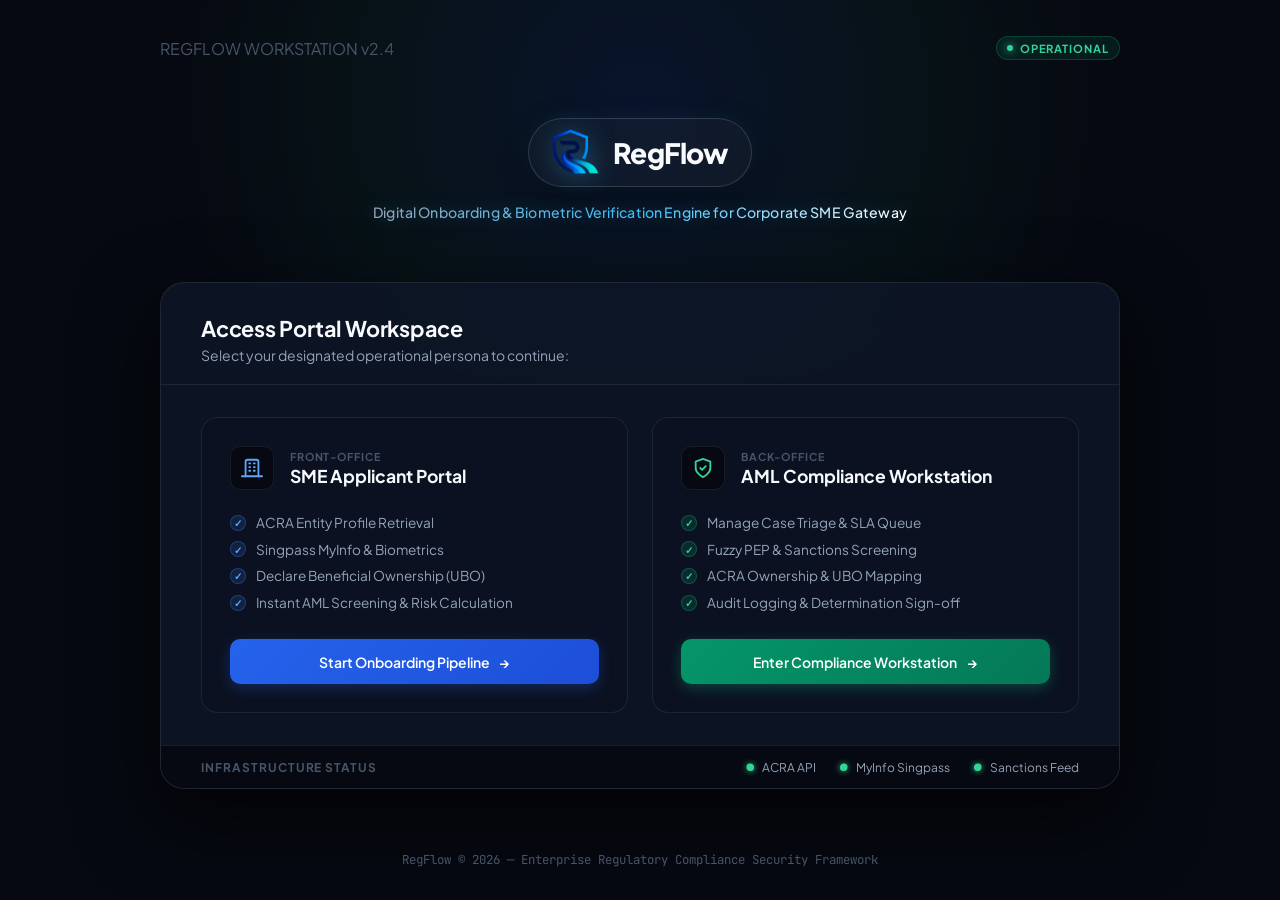
<file: index.html>
<!DOCTYPE html>
<html lang="en">
<head>
  <meta charset="UTF-8" />
  <meta name="viewport" content="width=device-width, initial-scale=1.0" />
  <title>RegFlow</title>

  <!-- FAVICON & TAB LOGO -->
  <link rel="icon" type="image/png" href="logo-only.png" id="dynamic-favicon">

  <link rel="preconnect" href="https://fonts.googleapis.com">
  <link rel="preconnect" href="https://fonts.gstatic.com" crossorigin>
  <link href="https://fonts.googleapis.com/css2?family=Plus+Jakarta+Sans:wght@300;400;500;600;700;800&family=JetBrains+Mono:wght@400;500;600&display=swap" rel="stylesheet">

  <style>
    :root {
      --bg-slate-950: #060911;
      --bg-slate-900: #0b1120;
      --bg-slate-850: #111827;
      --bg-card-glass: rgba(15, 23, 42, 0.75);
      
      --border-subtle: rgba(255, 255, 255, 0.08);
      --border-bright: rgba(255, 255, 255, 0.15);

      --blue-primary: #2563eb;
      --blue-light: #60a5fa;
      --blue-glow: rgba(59, 130, 246, 0.4);

      --emerald-primary: #059669;
      --emerald-light: #34d399;
      --emerald-glow: rgba(16, 185, 129, 0.4);

      --text-main: #f8fafc;
      --text-muted: #94a3b8;
      --text-subtle: #475569;

      --radius-xl: 24px;
      --radius-lg: 16px;
      --radius-md: 10px;

      --easing: cubic-bezier(0.16, 1, 0.3, 1);
    }

    * {
      box-sizing: border-box;
      margin: 0;
      padding: 0;
      font-family: 'Plus Jakarta Sans', -apple-system, BlinkMacSystemFont, sans-serif;
      -webkit-font-smoothing: antialiased;
    }

    body {
      background-color: var(--bg-slate-950);
      color: var(--text-main);
      min-height: 100vh;
      display: flex;
      flex-direction: column;
      justify-content: space-between;
      align-items: center;
      padding: 1.5rem 1.5rem 2rem 1.5rem;
      position: relative;
      overflow-x: hidden;
    }

    /* Ambient Lighting Layer */
    body::before {
      content: "";
      position: absolute;
      top: -200px;
      left: 50%;
      transform: translateX(-50%);
      width: 1000px;
      height: 600px;
      background: radial-gradient(circle, rgba(37, 99, 235, 0.12) 0%, rgba(16, 185, 129, 0.05) 50%, transparent 80%);
      pointer-events: none;
      z-index: 0;
    }

    .mono { font-family: 'JetBrains Mono', monospace; }

    /* Top Navigation Header */
    .top-nav {
      width: 100%;
      max-width: 960px;
      display: flex;
      justify-content: space-between;
      align-items: center;
      padding: 0.75rem 0;
      z-index: 2;
    }

    .env-tag {
      font-size: 0.7rem;
      font-weight: 700;
      letter-spacing: 0.08em;
      color: var(--emerald-light);
      background: rgba(16, 185, 129, 0.1);
      border: 1px solid rgba(16, 185, 129, 0.25);
      padding: 0.25rem 0.65rem;
      border-radius: 20px;
      display: flex;
      align-items: center;
      gap: 0.4rem;
    }

    .env-dot {
      width: 6px;
      height: 6px;
      background: var(--emerald-light);
      border-radius: 50%;
      box-shadow: 0 0 8px var(--emerald-light);
    }

    /* Main Header Area */
    .brand-header {
      z-index: 2;
      text-align: center;
      margin: 1rem 0 2rem 0;
      display: flex;
      flex-direction: column;
      align-items: center;
      width: 100%;
    }

    .logo-frame {
      display: inline-flex;
      align-items: center;
      gap: 0.85rem;
      padding: 0.6rem 1.4rem;
      background: rgba(255, 255, 255, 0.03);
      backdrop-filter: blur(12px);
      border: 1px solid var(--border-bright);
      border-radius: 100px;
      box-shadow: 0 10px 30px rgba(0,0,0,0.4), 0 0 20px rgba(56, 189, 248, 0.1);
      margin-bottom: 1rem;
      transition: all 0.3s var(--easing);
    }

    .logo-frame:hover {
      border-color: rgba(96, 165, 250, 0.4);
      box-shadow: 0 12px 35px rgba(0,0,0,0.5), 0 0 25px rgba(56, 189, 248, 0.2);
    }

    .logo-img {
      height: 48px;
      width: auto;
      filter: drop-shadow(0 0 12px rgba(56, 189, 248, 0.5));
    }

    .brand-title {
      font-size: 1.75rem;
      font-weight: 800;
      letter-spacing: -0.02em;
    }

    /* Subtitle Gradient Animation */
    .brand-subtitle {
      white-space: nowrap;
      max-width: 100%;
      font-size: clamp(0.725rem, 1.1vw, 0.925rem);
      font-weight: 500;
      letter-spacing: 0.01em;
      background: linear-gradient(
        90deg, 
        #94a3b8 0%, 
        #38bdf8 25%, 
        #ffffff 50%, 
        #34d399 75%, 
        #94a3b8 100%
      );
      background-size: 200% auto;
      color: transparent;
      -webkit-background-clip: text;
      background-clip: text;
      animation: liveGradient 6s linear infinite;
      filter: drop-shadow(0 0 8px rgba(56, 189, 248, 0.25));
    }

    @keyframes liveGradient {
      0% { background-position: 0% center; }
      100% { background-position: 200% center; }
    }

    .compliance-pill {
      display: inline-flex;
      align-items: center;
      gap: 0.5rem;
      margin-top: 1rem;
      padding: 0.3rem 0.85rem;
      background: rgba(16, 185, 129, 0.08);
      border: 1px solid rgba(16, 185, 129, 0.2);
      border-radius: 20px;
      color: var(--emerald-light);
      font-size: 0.725rem;
      font-weight: 600;
      letter-spacing: 0.05em;
    }

    /* Main Access Portal Window */
    .portal-card {
      z-index: 2;
      width: 100%;
      max-width: 960px;
      background: var(--bg-card-glass);
      backdrop-filter: blur(24px);
      border: 1px solid var(--border-subtle);
      border-radius: var(--radius-xl);
      box-shadow: 0 30px 80px rgba(0, 0, 0, 0.7);
      overflow: hidden;
    }

    .portal-header {
      padding: 2rem 2.5rem 1.25rem 2.5rem;
      border-bottom: 1px solid var(--border-subtle);
    }

    .portal-title {
      font-size: 1.35rem;
      font-weight: 700;
      letter-spacing: -0.01em;
    }

    .portal-desc {
      color: var(--text-muted);
      font-size: 0.875rem;
      margin-top: 0.25rem;
    }

    .options-grid {
      display: grid;
      grid-template-columns: 1fr 1fr;
      gap: 1.5rem;
      padding: 2rem 2.5rem;
    }

    .role-tile {
      background: var(--bg-slate-900);
      border: 1px solid var(--border-subtle);
      border-radius: var(--radius-lg);
      padding: 1.75rem;
      display: flex;
      flex-direction: column;
      justify-content: space-between;
      cursor: pointer;
      transition: all 0.3s var(--easing);
      position: relative;
    }

    .role-tile:hover {
      transform: translateY(-4px);
      background: var(--bg-slate-850);
    }

    .role-tile.sme:hover {
      border-color: rgba(59, 130, 246, 0.4);
      box-shadow: 0 12px 30px rgba(0, 0, 0, 0.5), 0 0 20px var(--blue-glow);
    }

    .role-tile.analyst:hover {
      border-color: rgba(16, 185, 129, 0.4);
      box-shadow: 0 12px 30px rgba(0, 0, 0, 0.5), 0 0 20px var(--emerald-glow);
    }

    .tile-header {
      display: flex;
      align-items: center;
      gap: 1rem;
      margin-bottom: 1.5rem;
    }

    .icon-box {
      width: 44px;
      height: 44px;
      border-radius: var(--radius-md);
      display: flex;
      align-items: center;
      justify-content: center;
      background: var(--bg-slate-950);
      border: 1px solid var(--border-subtle);
      flex-shrink: 0;
    }

    .sme .icon-box { stroke: var(--blue-light); }
    .analyst .icon-box { stroke: var(--emerald-light); }

    .role-meta span {
      font-size: 0.675rem;
      text-transform: uppercase;
      letter-spacing: 0.08em;
      font-weight: 700;
      color: var(--text-subtle);
      display: block;
    }

    .role-meta h3 {
      font-size: 1.1rem;
      font-weight: 700;
      margin-top: 0.15rem;
    }

    .feature-list {
      list-style: none;
      margin-bottom: 1.75rem;
    }

    .feature-list li {
      font-size: 0.85rem;
      color: var(--text-muted);
      margin-bottom: 0.6rem;
      display: flex;
      align-items: center;
      gap: 0.6rem;
    }

    .check-icon {
      width: 16px;
      height: 16px;
      border-radius: 50%;
      display: inline-flex;
      align-items: center;
      justify-content: center;
      font-size: 0.65rem;
      font-weight: bold;
      flex-shrink: 0;
    }

    .sme .check-icon {
      background: rgba(59, 130, 246, 0.15);
      color: var(--blue-light);
      border: 1px solid rgba(59, 130, 246, 0.3);
    }

    .analyst .check-icon {
      background: rgba(16, 185, 129, 0.15);
      color: var(--emerald-light);
      border: 1px solid rgba(16, 185, 129, 0.3);
    }

    /* --- BUTTONS: HOVER-ONLY ANIMATIONS --- */
    .action-btn {
      width: 100%;
      padding: 0.85rem 1.2rem;
      border: none;
      border-radius: var(--radius-md);
      font-weight: 600;
      font-size: 0.875rem;
      cursor: pointer;
      display: flex;
      align-items: center;
      justify-content: center;
      gap: 0.6rem;
      position: relative;
      overflow: hidden;
      transition: all 0.3s var(--easing);
    }

    .sme .action-btn {
      background: linear-gradient(135deg, #2563eb, #1d4ed8);
      color: #fff;
      box-shadow: 0 4px 14px rgba(37, 99, 235, 0.3);
    }

    .analyst .action-btn {
      background: linear-gradient(135deg, #059669, #047857);
      color: #fff;
      box-shadow: 0 4px 14px rgba(16, 185, 129, 0.3);
    }

    .action-btn .btn-arrow {
      transition: transform 0.3s var(--easing);
    }

    .btn-text-mobile {
      display: none;
    }

    /* Light shimmer effect element */
    .action-btn::after {
      content: '';
      position: absolute;
      top: 0;
      left: -100%;
      width: 60%;
      height: 100%;
      background: linear-gradient(
        90deg,
        transparent,
        rgba(255, 255, 255, 0.3),
        transparent
      );
      transform: skewX(-20deg);
    }

    /* HOVER TRIGGER ONLY */
    .role-tile:hover .action-btn::after,
    .action-btn:hover::after {
      animation: btnShimmerHover 0.8s ease-out forwards;
    }

    @keyframes btnShimmerHover {
      0% { left: -100%; }
      100% { left: 160%; }
    }

    .role-tile:hover .action-btn,
    .action-btn:hover {
      filter: brightness(1.15);
      transform: translateY(-2px);
    }

    .role-tile.sme:hover .action-btn {
      box-shadow: 0 8px 24px rgba(37, 99, 235, 0.6);
    }

    .role-tile.analyst:hover .action-btn {
      box-shadow: 0 8px 24px rgba(16, 185, 129, 0.6);
    }

    .role-tile:hover .action-btn .btn-arrow,
    .action-btn:hover .btn-arrow {
      transform: translateX(6px);
    }

    /* --- SYNCHRONIZED BOTTOM GREEN DOTS --- */
    .system-bar {
      background: var(--bg-slate-950);
      border-top: 1px solid var(--border-subtle);
      padding: 0.85rem 2.5rem;
      display: flex;
      justify-content: space-between;
      align-items: center;
      font-size: 0.75rem;
    }

    .system-label {
      color: var(--text-subtle);
      font-weight: 700;
      letter-spacing: 0.08em;
      text-transform: uppercase;
    }

    .status-group {
      display: flex;
      gap: 1.5rem;
    }

    .status-node {
      display: flex;
      align-items: center;
      gap: 0.55rem;
      color: var(--text-muted);
    }

    .node-dot {
      position: relative;
      width: 7px;
      height: 7px;
      background: var(--emerald-light);
      border-radius: 50%;
      box-shadow: 0 0 6px var(--emerald-light);
    }

    /* All 3 dots pulse together with identical timing */
    .node-dot::before {
      content: '';
      position: absolute;
      top: 50%;
      left: 50%;
      width: 100%;
      height: 100%;
      background: var(--emerald-light);
      border-radius: 50%;
      transform: translate(-50%, -50%);
      animation: radarPulseSync 2s cubic-bezier(0, 0.2, 0.8, 1) infinite;
    }

    @keyframes radarPulseSync {
      0% {
        width: 100%;
        height: 100%;
        opacity: 0.85;
      }
      100% {
        width: 320%;
        height: 320%;
        opacity: 0;
      }
    }

    footer {
      z-index: 2;
      margin-top: 2rem;
      font-size: 0.775rem;
      color: var(--text-subtle);
    }

    /* --- MOBILE RESPONSIVE LAYOUT (KEEPS 2 BOXES SIDE-BY-SIDE) --- */
    @media (max-width: 768px) {
      body {
        padding: 0.75rem 0.5rem 1.5rem 0.5rem;
      }

      .top-nav {
        font-size: 0.65rem;
        padding: 0.25rem 0.25rem;
      }

      .brand-header {
        margin: 0.5rem 0 1.25rem 0;
      }

      .brand-title {
        font-size: 1.3rem;
      }

      .logo-img {
        height: 36px;
      }

      .logo-frame {
        padding: 0.4rem 1rem;
      }

      .brand-subtitle {
        white-space: normal;
        font-size: 0.725rem;
        text-align: center;
        padding: 0 0.5rem;
      }

      .portal-header {
        padding: 1rem 1rem 0.75rem 1rem;
        text-align: center;
      }

      .portal-title {
        font-size: 1.1rem;
      }

      .portal-desc {
        font-size: 0.75rem;
      }

      /* Keep side-by-side layout with adjusted spacing */
      .options-grid {
        grid-template-columns: 1fr 1fr;
        gap: 0.6rem;
        padding: 0.75rem;
      }

      .role-tile {
        padding: 0.85rem 0.65rem;
        border-radius: 12px;
      }

      .tile-header {
        flex-direction: column;
        align-items: flex-start;
        gap: 0.4rem;
        margin-bottom: 0.75rem;
      }

      .icon-box {
        width: 34px;
        height: 34px;
      }

      .icon-box svg {
        width: 18px;
        height: 18px;
      }

      .role-meta h3 {
        font-size: 0.85rem;
        line-height: 1.15;
      }

      .role-meta span {
        font-size: 0.55rem;
      }

      .feature-list {
        margin-bottom: 0.85rem;
      }

      .feature-list li {
        font-size: 0.675rem;
        gap: 0.35rem;
        margin-bottom: 0.4rem;
      }

      /* Hide low-priority extra feature bullets on mobile to keep height small */
      .feature-list .secondary-feat {
        display: none;
      }

      .check-icon {
        width: 13px;
        height: 13px;
        font-size: 0.55rem;
      }

      /* Compact button styling on mobile */
      .action-btn {
        padding: 0.55rem 0.4rem;
        font-size: 0.725rem;
        gap: 0.25rem;
      }

      .btn-text-desktop {
        display: none;
      }

      .btn-text-mobile {
        display: inline;
      }

      /* Bottom Infrastructure Status Bar on Mobile */
      .system-bar {
        padding: 0.75rem 0.6rem;
        flex-direction: column;
        gap: 0.5rem;
        align-items: center;
      }

      .system-label {
        font-size: 0.6rem;
      }

      .status-group {
        gap: 0.65rem;
        justify-content: center;
      }

      .status-node {
        font-size: 0.65rem;
        gap: 0.3rem;
      }

      footer {
        font-size: 0.65rem;
        text-align: center;
      }
    }
  </style>
  <link rel="stylesheet" href="responsive.css">
</head>
<body>

  <!-- TOP BAR -->
  <div class="top-nav mono">
    <div style="color: var(--text-subtle);">REGFLOW WORKSTATION v2.4</div>
    <div class="env-tag"><span class="env-dot"></span> OPERATIONAL</div>
  </div>

  <!-- BRAND HEADER -->
  <header class="brand-header">
    <div class="logo-frame">
      <img src="logo-only.png" alt="RegFlow Logo" class="logo-img">
      <div class="brand-title">RegFlow</div>
    </div>
    
    <p class="brand-subtitle">Digital Onboarding & Biometric Verification Engine for Corporate SME Gateway</p>
  </header>

  <!-- ACCESS PORTAL CONTAINER -->
  <main class="portal-card">
    <div class="portal-header">
      <h2 class="portal-title">Access Portal Workspace</h2>
      <p class="portal-desc">Select your designated operational persona to continue:</p>
    </div>

    <div class="options-grid">

      <!-- SME APPLICANT -->
      <div class="role-tile sme" onclick="window.location.href='onboarding.html'">
        <div>
          <div class="tile-header">
            <div class="icon-box">
              <svg width="22" height="22" viewBox="0 0 24 24" fill="none" stroke-width="2" stroke-linecap="round" stroke-linejoin="round">
                <path d="M19 21V5a2 2 0 0 0-2-2H7a2 2 0 0 0-2 2v16"></path>
                <path d="M1 21h22"></path>
                <path d="M9 7h1"></path><path d="M9 11h1"></path><path d="M9 15h1"></path>
                <path d="M14 7h1"></path><path d="M14 11h1"></path><path d="M14 15h1"></path>
              </svg>
            </div>
            <div class="role-meta">
              <span>Front-Office</span>
              <h3>SME Applicant Portal</h3>
            </div>
          </div>
          <ul class="feature-list">
            <li><span class="check-icon">✓</span> ACRA Entity Profile Retrieval</li>
            <li><span class="check-icon">✓</span> Singpass MyInfo & Biometrics</li>
            <li class="secondary-feat"><span class="check-icon">✓</span> Declare Beneficial Ownership (UBO)</li>
            <li class="secondary-feat"><span class="check-icon">✓</span> Instant AML Screening & Risk Calculation</li>
          </ul>
        </div>
        <button class="action-btn">
          <span class="btn-text-desktop">Start Onboarding Pipeline</span>
          <span class="btn-text-mobile">Start Pipeline</span>
          <span class="btn-arrow">→</span>
        </button>
      </div>

      <!-- AML COMPLIANCE OFFICER -->
      <div class="role-tile analyst" onclick="window.location.href='analyst-queue.html'">
        <div>
          <div class="tile-header">
            <div class="icon-box">
              <svg width="22" height="22" viewBox="0 0 24 24" fill="none" stroke-width="2" stroke-linecap="round" stroke-linejoin="round">
                <path d="M12 22s8-4 8-10V5l-8-3-8 3v7c0 6 8 10 8 10z"></path>
                <path d="m9 12 2 2 4-4"></path>
              </svg>
            </div>
            <div class="role-meta">
              <span>Back-Office</span>
              <h3>AML Compliance Workstation</h3>
            </div>
          </div>
          <ul class="feature-list">
            <li><span class="check-icon">✓</span> Manage Case Triage & SLA Queue</li>
            <li><span class="check-icon">✓</span> Fuzzy PEP & Sanctions Screening</li>
            <li class="secondary-feat"><span class="check-icon">✓</span> ACRA Ownership & UBO Mapping</li>
            <li class="secondary-feat"><span class="check-icon">✓</span> Audit Logging & Determination Sign-off</li>
          </ul>
        </div>
        <button class="action-btn">
          <span class="btn-text-desktop">Enter Compliance Workstation</span>
          <span class="btn-text-mobile">Enter Workstation</span>
          <span class="btn-arrow">→</span>
        </button>
      </div>

    </div>

    <!-- FOOTER SYSTEM STATUS WITH SYNCHRONIZED BEACONS -->
    <div class="system-bar mono">
      <span class="system-label">Infrastructure Status</span>
      <div class="status-group">
        <div class="status-node"><span class="node-dot"></span> ACRA API</div>
        <div class="status-node"><span class="node-dot"></span> MyInfo Singpass</div>
        <div class="status-node"><span class="node-dot"></span> Sanctions Feed</div>
      </div>
    </div>
  </main>

  <!-- FOOTER -->
  <footer class="mono">
    RegFlow &copy; 2026 — Enterprise Regulatory Compliance Security Framework
  </footer>

</body>
</html>
</file>
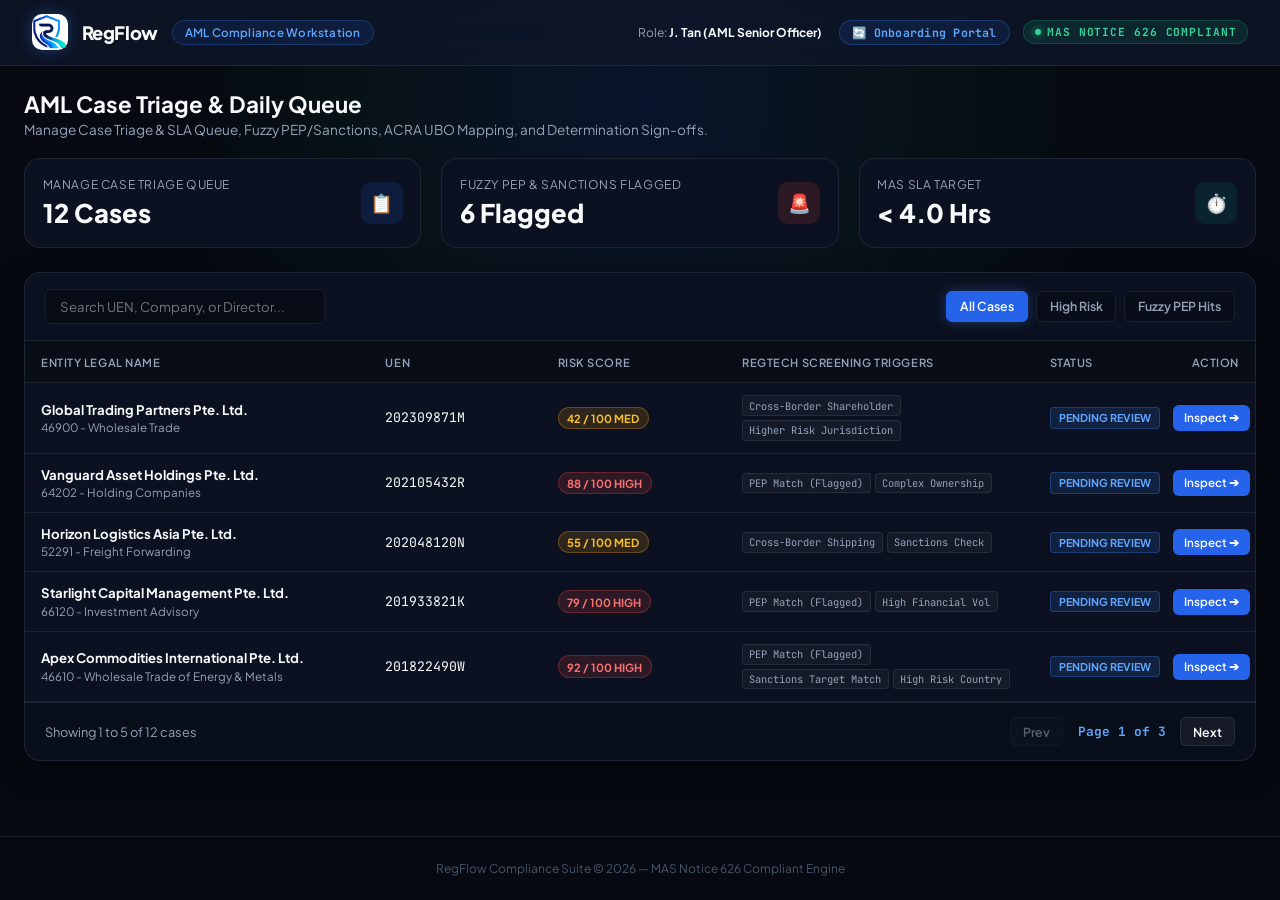
<file: analyst-queue.html>
<!DOCTYPE html>
<html lang="en">
<head>
  <meta charset="UTF-8">
  <meta name="viewport" content="width=device-width, initial-scale=1.0">
  <title>RegFlow — AML Compliance Workstation</title>
  
  <link rel="icon" type="image/png" href="logo-only.png">
  <link rel="preconnect" href="https://fonts.googleapis.com">
  <link rel="preconnect" href="https://fonts.gstatic.com" crossorigin>
  <link href="https://fonts.googleapis.com/css2?family=Plus+Jakarta+Sans:wght@300;400;500;600;700;800&family=JetBrains+Mono:ital,wght@0,400;0,500;0,700;1,400&display=swap" rel="stylesheet">

  <style>
    :root {
      --bg-slate-950: #060911;
      --bg-slate-900: #0b1120;
      --bg-slate-850: #111827;
      --bg-card-glass: rgba(15, 23, 42, 0.75);

      --bg-main: #060911;
      --bg-card: #0b1120;
      --bg-card-hover: #111827;
      --border-color: rgba(255, 255, 255, 0.08);
      --border-focus: rgba(59, 130, 246, 0.5);
      
      --text-main: #f8fafc;
      --text-muted: #94a3b8;
      --text-subtle: #475569;

      --accent-blue: #2563eb;
      --blue-light: #60a5fa;
      --blue-glow: rgba(59, 130, 246, 0.35);
      --blue-alpha: rgba(37, 99, 235, 0.12);

      --accent-teal: #0d9488;
      --emerald-light: #34d399;
      --emerald-alpha: rgba(16, 185, 129, 0.12);

      --status-success: #10b981;
      --status-warning: #f59e0b;
      --status-danger: #ef4444;

      --radius-lg: 16px;
      --radius-md: 10px;
      --radius-sm: 6px;

      --font-family: 'Plus Jakarta Sans', -apple-system, BlinkMacSystemFont, sans-serif;
      --transition-base: all 0.3s cubic-bezier(0.16, 1, 0.3, 1);
    }

    * {
      box-sizing: border-box;
      margin: 0;
      padding: 0;
      font-family: var(--font-family);
      -webkit-font-smoothing: antialiased;
    }

    /* SLEEK SCROLLBARS */
    ::-webkit-scrollbar {
      width: 6px;
      height: 6px;
    }

    ::-webkit-scrollbar-track {
      background: rgba(6, 9, 17, 0.6);
    }

    ::-webkit-scrollbar-thumb {
      background: rgba(255, 255, 255, 0.15);
      border-radius: 10px;
      transition: background 0.2s ease;
    }

    ::-webkit-scrollbar-thumb:hover {
      background: rgba(59, 130, 246, 0.5);
    }

    .mono { font-family: 'JetBrains Mono', monospace; }

    body {
      background-color: var(--bg-slate-950);
      color: var(--text-main);
      min-height: 100vh;
      display: flex;
      flex-direction: column;
      position: relative;
    }

    body::before {
      content: "";
      position: absolute;
      top: -200px;
      left: 50%;
      transform: translateX(-50%);
      width: 1000px;
      height: 600px;
      background: radial-gradient(circle, rgba(37, 99, 235, 0.12) 0%, rgba(16, 185, 129, 0.05) 50%, transparent 80%);
      pointer-events: none;
      z-index: 0;
    }

    header {
      background: var(--bg-card-glass);
      backdrop-filter: blur(20px);
      -webkit-backdrop-filter: blur(20px);
      border-bottom: 1px solid var(--border-color);
      padding: 0.9rem 2rem;
      display: flex;
      justify-content: space-between;
      align-items: center;
      position: sticky;
      top: 0;
      z-index: 100;
    }

    .brand-container {
      display: flex;
      align-items: center;
      gap: 0.85rem;
      cursor: pointer;
    }

    .brand-logo {
      width: 36px;
      height: 36px;
      background: #fff;
      border-radius: var(--radius-md);
      display: flex;
      align-items: center;
      justify-content: center;
      font-weight: 800;
      font-size: 1.15rem;
      color: #fff;
      box-shadow: 0 0 15px var(--blue-glow);
      overflow: hidden;
    }

    .brand-logo img {
      width: 100%;
      height: 100%;
      object-fit: cover;
    }

    .brand-name { 
      font-size: 1.15rem; 
      font-weight: 800; 
      letter-spacing: -0.02em; 
      color: var(--text-main); 
    }

    .brand-tag {
      background: var(--blue-alpha);
      color: var(--blue-light);
      border: 1px solid rgba(59, 130, 246, 0.25);
      padding: 0.25rem 0.75rem;
      border-radius: 20px;
      font-size: 0.725rem;
      font-weight: 600;
      letter-spacing: 0.02em;
    }

    .header-actions {
      display: flex;
      align-items: center;
      gap: 0.85rem;
    }

    .user-persona-tag {
      font-size: 0.75rem;
      color: var(--text-muted);
      margin-right: 0.25rem;
    }

    .user-persona-tag strong {
      color: var(--text-main);
    }

    .btn-switch-header {
      background: var(--blue-alpha);
      color: var(--blue-light);
      border: 1px solid rgba(59, 130, 246, 0.3);
      padding: 0.25rem 0.75rem;
      border-radius: 20px;
      font-size: 0.725rem;
      font-weight: 700;
      letter-spacing: 0.02em;
      cursor: pointer;
      transition: var(--transition-base);
      display: flex;
      align-items: center;
      gap: 0.35rem;
    }

    .btn-switch-header:hover {
      background: rgba(37, 99, 235, 0.25);
      border-color: var(--blue-light);
      color: #fff;
      transform: translateY(-1px);
    }

    .env-tag {
      font-size: 0.7rem;
      font-weight: 700;
      letter-spacing: 0.08em;
      color: var(--emerald-light);
      background: var(--emerald-alpha);
      border: 1px solid rgba(16, 185, 129, 0.25);
      padding: 0.25rem 0.65rem;
      border-radius: 20px;
      display: flex;
      align-items: center;
      gap: 0.4rem;
    }

    .env-dot {
      width: 6px;
      height: 6px;
      background: var(--emerald-light);
      border-radius: 50%;
      box-shadow: 0 0 8px var(--emerald-light);
    }

    .main-container {
      max-width: 1600px;
      margin: 1.5rem auto;
      padding: 0 1.5rem;
      width: 100%;
      flex-grow: 1;
      z-index: 1;
    }

    .dashboard-title-bar {
      display: flex;
      justify-content: space-between;
      align-items: flex-end;
      margin-bottom: 1.25rem;
    }

    .dashboard-title-bar h2 {
      font-size: 1.4rem;
      font-weight: 700;
    }

    .dashboard-title-bar p {
      font-size: 0.85rem;
      color: var(--text-muted);
      margin-top: 0.2rem;
    }

    .metrics-grid {
      display: grid;
      grid-template-columns: repeat(3, 1fr);
      gap: 1.25rem;
      margin-bottom: 1.5rem;
    }

    @media (max-width: 768px) {
      .metrics-grid {
        grid-template-columns: 1fr;
      }
    }

    .metric-card {
      background-color: var(--bg-card);
      border: 1px solid var(--border-color);
      border-radius: var(--radius-lg);
      padding: 1.1rem;
      display: flex;
      justify-content: space-between;
      align-items: center;
    }

    .metric-info label {
      font-size: 0.75rem;
      text-transform: uppercase;
      letter-spacing: 0.05em;
      color: var(--text-muted);
      display: block;
      margin-bottom: 0.3rem;
    }

    .metric-info .value {
      font-size: 1.6rem;
      font-weight: 800;
      color: var(--text-main);
    }

    .metric-badge {
      width: 42px;
      height: 42px;
      border-radius: 10px;
      display: flex;
      align-items: center;
      justify-content: center;
      font-size: 1.15rem;
    }

    .metric-badge.blue { background-color: rgba(37, 99, 235, 0.15); color: #60a5fa; }
    .metric-badge.red { background-color: rgba(239, 68, 68, 0.15); color: #f87171; }
    .metric-badge.teal { background-color: rgba(13, 148, 136, 0.15); color: #2dd4bf; }

    .table-card {
      background-color: var(--bg-card);
      border: 1px solid var(--border-color);
      border-radius: var(--radius-lg);
      overflow: hidden;
      box-shadow: 0 10px 30px rgba(0, 0, 0, 0.4);
    }

    .table-toolbar {
      padding: 1rem 1.25rem;
      border-bottom: 1px solid var(--border-color);
      display: flex;
      justify-content: space-between;
      align-items: center;
      gap: 1rem;
      flex-wrap: wrap;
    }

    .search-box input {
      background-color: rgba(0, 0, 0, 0.3);
      border: 1px solid var(--border-color);
      border-radius: var(--radius-sm);
      padding: 0.5rem 0.85rem;
      color: var(--text-main);
      font-size: 0.825rem;
      outline: none;
      width: 280px;
      transition: var(--transition-base);
    }

    .search-box input:focus {
      border-color: var(--border-focus);
      box-shadow: 0 0 12px rgba(59, 130, 246, 0.2);
    }

    .filter-group {
      display: flex;
      gap: 0.5rem;
    }

    .filter-btn {
      background-color: rgba(0, 0, 0, 0.2);
      border: 1px solid var(--border-color);
      color: var(--text-muted);
      padding: 0.4rem 0.8rem;
      border-radius: var(--radius-sm);
      font-size: 0.775rem;
      font-weight: 600;
      cursor: pointer;
      transition: var(--transition-base);
    }

    .filter-btn:hover {
      border-color: rgba(255, 255, 255, 0.2);
      color: var(--text-main);
    }

    .filter-btn.active {
      background-color: var(--accent-blue);
      color: white;
      border-color: var(--accent-blue);
      box-shadow: 0 0 12px var(--blue-glow);
    }

    .table-container {
      width: 100%;
      overflow-x: hidden;
    }

    table {
      width: 100%;
      border-collapse: collapse;
      text-align: left;
      font-size: 0.825rem;
      table-layout: fixed;
    }

    th {
      background-color: rgba(0, 0, 0, 0.25);
      color: var(--text-muted);
      font-weight: 600;
      padding: 0.85rem 1rem;
      border-bottom: 1px solid var(--border-color);
      text-transform: uppercase;
      font-size: 0.7rem;
      letter-spacing: 0.05em;
    }

    th:nth-child(1) { width: 28%; }
    th:nth-child(2) { width: 14%; }
    th:nth-child(3) { width: 15%; }
    th:nth-child(4) { width: 25%; }
    th:nth-child(5) { width: 10%; }
    th:nth-child(6) { width: 8%; text-align: right; }

    td {
      padding: 0.75rem 1rem;
      border-bottom: 1px solid var(--border-color);
      color: var(--text-main);
      vertical-align: middle;
    }

    tr {
      transition: background-color 0.2s ease, opacity 0.3s ease, transform 0.3s ease;
    }

    tr:hover {
      background-color: var(--bg-card-hover);
    }

    .entity-cell {
      display: flex;
      flex-direction: column;
      gap: 0.15rem;
      overflow: hidden;
    }

    .entity-title-row {
      display: flex;
      align-items: center;
      gap: 0.35rem;
      white-space: nowrap;
      overflow: hidden;
      text-overflow: ellipsis;
    }

    .entity-name {
      font-weight: 700;
      color: var(--text-main);
      overflow: hidden;
      text-overflow: ellipsis;
      white-space: nowrap;
    }

    .ssic-subtitle {
      color: var(--text-muted);
      font-size: 0.725rem;
      white-space: nowrap;
      overflow: hidden;
      text-overflow: ellipsis;
    }

    .risk-badge {
      display: inline-flex;
      align-items: center;
      padding: 0.2rem 0.55rem;
      border-radius: 9999px;
      font-size: 0.7rem;
      font-weight: 700;
      white-space: nowrap;
    }

    .risk-badge.high { background-color: rgba(239, 68, 68, 0.15); border: 1px solid rgba(239, 68, 68, 0.3); color: #f87171; }
    .risk-badge.medium { background-color: rgba(245, 158, 11, 0.15); border: 1px solid rgba(245, 158, 11, 0.3); color: #fbbf24; }

    .status-tag {
      display: inline-block;
      padding: 0.2rem 0.5rem;
      border-radius: 4px;
      font-size: 0.675rem;
      font-weight: 700;
      text-transform: uppercase;
      white-space: nowrap;
    }

    .status-tag.pending { background: rgba(59, 130, 246, 0.15); color: var(--blue-light); border: 1px solid rgba(59, 130, 246, 0.3); }
    .status-tag.approved { background: rgba(16, 185, 129, 0.15); color: var(--emerald-light); border: 1px solid rgba(16, 185, 129, 0.3); }
    .status-tag.edd { background: rgba(245, 158, 11, 0.15); color: #fbbf24; border: 1px solid rgba(245, 158, 11, 0.3); }
    .status-tag.rejected { background: rgba(239, 68, 68, 0.15); color: #f87171; border: 1px solid rgba(239, 68, 68, 0.3); }

    .trigger-container {
      display: flex;
      flex-wrap: wrap;
      gap: 0.25rem;
      align-items: center;
    }

    .trigger-tag {
      display: inline-block;
      font-family: 'JetBrains Mono', monospace;
      font-size: 0.65rem;
      background-color: rgba(255, 255, 255, 0.04);
      color: var(--text-muted);
      padding: 0.15rem 0.4rem;
      border-radius: 4px;
      border: 1px solid var(--border-color);
      white-space: nowrap;
    }

    .btn-review {
      background-color: var(--accent-blue);
      color: white;
      border: none;
      padding: 0.35rem 0.7rem;
      border-radius: var(--radius-sm);
      font-weight: 600;
      font-size: 0.725rem;
      cursor: pointer;
      transition: all 0.2s ease;
      display: inline-flex;
      align-items: center;
      gap: 0.25rem;
      white-space: nowrap;
    }

    .btn-review:hover {
      background-color: #1d4ed8;
      box-shadow: 0 0 10px rgba(37, 99, 235, 0.4);
      transform: translateY(-1px);
    }

    .pagination-bar {
      padding: 0.85rem 1.25rem;
      border-top: 1px solid var(--border-color);
      display: flex;
      justify-content: space-between;
      align-items: center;
      background: rgba(0, 0, 0, 0.15);
    }

    .pagination-info {
      font-size: 0.8rem;
      color: var(--text-muted);
    }

    .pagination-controls {
      display: flex;
      gap: 0.5rem;
      align-items: center;
    }

    .btn-page {
      background-color: rgba(255, 255, 255, 0.05);
      border: 1px solid var(--border-color);
      color: var(--text-main);
      padding: 0.35rem 0.75rem;
      border-radius: var(--radius-sm);
      font-size: 0.775rem;
      font-weight: 600;
      cursor: pointer;
      transition: var(--transition-base);
      display: flex;
      align-items: center;
      gap: 0.3rem;
    }

    .btn-page:hover:not(:disabled) {
      background-color: var(--accent-blue);
      border-color: var(--accent-blue);
      color: white;
      transform: translateY(-1px);
    }

    .btn-page:disabled {
      opacity: 0.35;
      cursor: not-allowed;
    }

    .page-indicator {
      font-size: 0.8rem;
      font-weight: 700;
      color: var(--blue-light);
      padding: 0 0.4rem;
    }

    .tbody-slide-next { animation: slideNext 0.35s cubic-bezier(0.16, 1, 0.3, 1) forwards; }
    .tbody-slide-prev { animation: slidePrev 0.35s cubic-bezier(0.16, 1, 0.3, 1) forwards; }

    @keyframes slideNext {
      0% { opacity: 0; transform: translateX(20px); }
      100% { opacity: 1; transform: translateX(0); }
    }

    @keyframes slidePrev {
      0% { opacity: 0; transform: translateX(-20px); }
      100% { opacity: 1; transform: translateX(0); }
    }

    /* MODAL STYLES */
    .modal-overlay {
      position: fixed;
      top: 0; left: 0; right: 0; bottom: 0;
      background: rgba(3, 7, 18, 0.82);
      backdrop-filter: blur(12px);
      z-index: 1000;
      display: flex;
      align-items: center;
      justify-content: center;
      padding: 1.5rem;
      opacity: 0;
      visibility: hidden;
      transition: all 0.25s cubic-bezier(0.16, 1, 0.3, 1);
    }

    .modal-overlay.active {
      opacity: 1;
      visibility: visible;
    }

    .modal-wrapper {
      background: var(--bg-slate-900);
      border: 1px solid var(--border-color);
      border-radius: var(--radius-lg);
      width: 100%;
      max-width: 880px;
      max-height: 90vh;
      display: flex;
      flex-direction: column;
      box-shadow: 0 25px 50px -12px rgba(0, 0, 0, 0.7);
      transform: translateY(15px);
      transition: transform 0.25s ease;
      overflow: hidden;
    }

    .modal-overlay.active .modal-wrapper {
      transform: translateY(0);
    }

    .modal-header {
      padding: 1.25rem 1.75rem;
      border-bottom: 1px solid var(--border-color);
      display: flex;
      justify-content: space-between;
      align-items: center;
      background: rgba(15, 23, 42, 0.5);
    }

    .modal-header h3 {
      font-size: 1.15rem;
      font-weight: 700;
    }

    .btn-close-modal {
      background: transparent;
      border: none;
      color: var(--text-muted);
      font-size: 1.25rem;
      cursor: pointer;
      padding: 0.2rem 0.5rem;
    }

    .btn-close-modal:hover { color: var(--text-main); }

    .modal-body {
      padding: 1.5rem 1.75rem;
      overflow-y: auto;
      display: flex;
      flex-direction: column;
      gap: 1.25rem;
    }

    .info-grid {
      display: grid;
      grid-template-columns: repeat(2, 1fr);
      gap: 1rem;
    }

    .info-block {
      background: rgba(255, 255, 255, 0.02);
      border: 1px solid var(--border-color);
      padding: 0.85rem 1rem;
      border-radius: var(--radius-md);
    }

    .info-block label {
      font-size: 0.7rem;
      text-transform: uppercase;
      color: var(--text-muted);
      letter-spacing: 0.05em;
      display: block;
      margin-bottom: 0.25rem;
    }

    .info-block p {
      font-size: 0.9rem;
      font-weight: 600;
    }

    /* UBO & PEP SCREENING SECTIONS */
    .section-title {
      font-size: 0.8rem;
      font-weight: 700;
      text-transform: uppercase;
      letter-spacing: 0.05em;
      color: var(--blue-light);
      margin-bottom: 0.5rem;
      display: flex;
      align-items: center;
      gap: 0.4rem;
    }

    .ubo-list, .fuzzy-list {
      display: flex;
      flex-direction: column;
      gap: 0.5rem;
    }

    .ubo-item, .fuzzy-item {
      background: rgba(0, 0, 0, 0.25);
      border: 1px solid var(--border-color);
      border-radius: var(--radius-sm);
      padding: 0.6rem 0.85rem;
      display: flex;
      justify-content: space-between;
      align-items: center;
      font-size: 0.8rem;
    }

    .match-score {
      font-family: 'JetBrains Mono', monospace;
      font-size: 0.7rem;
      padding: 0.15rem 0.45rem;
      border-radius: 4px;
      background: rgba(245, 158, 11, 0.2);
      color: #fbbf24;
      border: 1px solid rgba(245, 158, 11, 0.3);
    }

    .audit-log-box {
      background: rgba(0, 0, 0, 0.3);
      border: 1px solid var(--border-color);
      border-radius: var(--radius-sm);
      padding: 0.75rem;
      max-height: 110px;
      overflow-y: auto;
      font-family: 'JetBrains Mono', monospace;
      font-size: 0.725rem;
      color: var(--text-muted);
      display: flex;
      flex-direction: column;
      gap: 0.35rem;
    }

    .audit-entry {
      line-height: 1.4;
    }

    .audit-time {
      color: var(--blue-light);
      margin-right: 0.4rem;
    }

    .action-panel {
      background: rgba(15, 23, 42, 0.6);
      border: 1px solid var(--border-color);
      border-radius: var(--radius-md);
      padding: 1.25rem;
    }

    .action-panel h4 {
      font-size: 0.875rem;
      margin-bottom: 0.75rem;
      text-transform: uppercase;
      letter-spacing: 0.05em;
      color: var(--blue-light);
    }

    .action-panel textarea {
      width: 100%;
      height: 70px;
      background: rgba(0, 0, 0, 0.3);
      border: 1px solid var(--border-color);
      border-radius: var(--radius-sm);
      padding: 0.6rem 0.8rem;
      color: var(--text-main);
      font-size: 0.825rem;
      resize: none;
      outline: none;
      margin-bottom: 1rem;
    }

    .action-panel textarea:focus {
      border-color: var(--border-focus);
    }

    .action-buttons {
      display: flex;
      gap: 0.75rem;
      justify-content: flex-end;
    }

    .btn-act {
      padding: 0.6rem 1.1rem;
      border-radius: var(--radius-sm);
      font-size: 0.8rem;
      font-weight: 700;
      border: none;
      cursor: pointer;
      transition: var(--transition-base);
    }

    .btn-approve { background: var(--status-success); color: white; }
    .btn-approve:hover { background: #059669; }

    .btn-edd { background: var(--status-warning); color: #000; }
    .btn-edd:hover { background: #d97706; }

    .btn-reject { background: var(--status-danger); color: white; }
    .btn-reject:hover { background: #dc2626; }

    footer {
      z-index: 2;
      padding: 1.5rem;
      text-align: center;
      font-size: 0.75rem;
      color: var(--text-subtle);
      border-top: 1px solid var(--border-color);
      background: var(--bg-slate-950);
      margin-top: auto;
    }
  </style>
  <link rel="stylesheet" href="responsive.css">
</head>
<body>

  <header>
    <div class="brand-container" onclick="window.location.href='index.html'">
      <div class="brand-logo">
        <img src="logo-only.png" alt="R" onerror="this.style.display='none'">
      </div>
      <div class="brand-name">RegFlow</div>
      <span class="brand-tag">AML Compliance Workstation</span>
    </div>
    <div class="header-actions">
      <span class="user-persona-tag">Role: <strong>J. Tan (AML Senior Officer)</strong></span>
      <button type="button" class="btn-switch-header mono" onclick="window.location.href='onboarding.html'">
        🔄 Onboarding Portal
      </button>
      <div class="env-tag mono">
        <span class="env-dot"></span> MAS NOTICE 626 COMPLIANT
      </div>
    </div>
  </header>

  <main class="main-container">
    
    <div class="dashboard-title-bar">
      <div>
        <h2>AML Case Triage & Daily Queue</h2>
        <p>Manage Case Triage & SLA Queue, Fuzzy PEP/Sanctions, ACRA UBO Mapping, and Determination Sign-offs.</p>
      </div>
    </div>

    <div class="metrics-grid">
      <div class="metric-card">
        <div class="metric-info">
          <label>Manage Case Triage Queue</label>
          <div class="value" id="metric-pending">0 Cases</div>
        </div>
        <div class="metric-badge blue">📋</div>
      </div>

      <div class="metric-card">
        <div class="metric-info">
          <label>Fuzzy PEP & Sanctions Flagged</label>
          <div class="value" id="metric-highrisk">0 Flagged</div>
        </div>
        <div class="metric-badge red">🚨</div>
      </div>

      <div class="metric-card">
        <div class="metric-info">
          <label>MAS SLA Target</label>
          <div class="value">&lt; 4.0 Hrs</div>
        </div>
        <div class="metric-badge teal">⏱️</div>
      </div>
    </div>

    <div class="table-card">
      <div class="table-toolbar">
        <div class="search-box">
          <input type="text" id="searchInput" placeholder="Search UEN, Company, or Director..." onkeyup="onSearchOrFilterChange()">
        </div>
        <div class="filter-group">
          <button class="filter-btn active" onclick="setFilter(this, 'all')">All Cases</button>
          <button class="filter-btn" onclick="setFilter(this, 'high')">High Risk</button>
          <button class="filter-btn" onclick="setFilter(this, 'pep')">Fuzzy PEP Hits</button>
        </div>
      </div>

      <div class="table-container">
        <table>
          <thead>
            <tr>
              <th>Entity Legal Name</th>
              <th>UEN</th>
              <th>Risk Score</th>
              <th>RegTech Screening Triggers</th>
              <th>Status</th>
              <th style="text-align: right;">Action</th>
            </tr>
          </thead>
          <tbody id="queue-tbody">
          </tbody>
        </table>
      </div>

      <div class="pagination-bar">
        <div class="pagination-info" id="pagination-info">Showing 0 to 0 of 0 cases</div>
        <div class="pagination-controls">
          <button class="btn-page" id="btn-prev" onclick="changePage(-1)">
            Prev
          </button>
          <span class="page-indicator mono" id="page-indicator">Page 1 of 1</span>
          <button class="btn-page" id="btn-next" onclick="changePage(1)">
            Next
          </button>
        </div>
      </div>
    </div>

  </main>

  <!-- WORKSTATION CASE MODAL -->
  <div class="modal-overlay" id="caseModal">
    <div class="modal-wrapper">
      <div class="modal-header">
        <div>
          <h3 id="modalCompanyName">Company Name</h3>
          <span class="mono" id="modalUen" style="font-size:0.75rem; color:var(--text-muted);">UEN: -</span>
        </div>
        <button class="btn-close-modal" onclick="closeModal()">✕</button>
      </div>

      <div class="modal-body">
        <div class="info-grid">
          <div class="info-block">
            <label>SSIC Industry Code</label>
            <p id="modalSsic">-</p>
          </div>
          <div class="info-block">
            <label>Primary Director / Declarant</label>
            <p id="modalDirector">-</p>
          </div>
          <div class="info-block">
            <label>Calculated Risk Profile</label>
            <p id="modalRisk">-</p>
          </div>
          <div class="info-block">
            <label>Current Case Status</label>
            <p id="modalStatus">-</p>
          </div>
        </div>

        <!-- ACRA OWNERSHIP & UBO MAPPING -->
        <div>
          <div class="section-title">🏛️ ACRA Ownership & UBO Mapping</div>
          <div class="ubo-list" id="modalUboList">
            <!-- Dynamically populated -->
          </div>
        </div>

        <!-- FUZZY PEP & SANCTIONS SCREENING -->
        <div>
          <div class="section-title">🔍 Fuzzy PEP & Sanctions Screening Findings</div>
          <div class="fuzzy-list" id="modalFuzzyList">
            <!-- Dynamically populated -->
          </div>
        </div>

        <!-- AUDIT LOGGING -->
        <div>
          <div class="section-title">📜 Audit Logging Trail</div>
          <div class="audit-log-box" id="modalAuditLog">
            <!-- Dynamically populated -->
          </div>
        </div>

        <!-- DETERMINATION SIGN-OFF -->
        <div class="action-panel">
          <h4>Determination Sign-Off & Compliance Action</h4>
          <textarea id="analystNotes" placeholder="Enter compliance determination notes, risk justification, or EDD requirements..."></textarea>
          
          <div class="action-buttons">
            <button class="btn-act btn-reject" onclick="executeAction('REJECTED')">Reject Application</button>
            <button class="btn-act btn-edd" onclick="executeAction('EDD REQUIRED')">Request EDD</button>
            <button class="btn-act btn-approve" onclick="executeAction('APPROVED')">Approve Onboarding</button>
          </div>
        </div>
      </div>
    </div>
  </div>

  <footer>
    RegFlow Compliance Suite &copy; 2026 — MAS Notice 626 Compliant Engine
  </footer>

  <script>
    let currentFilter = 'all';
    let queueData = [];
    let filteredData = [];
    let currentPage = 1;
    const itemsPerPage = 5;
    let activeModalCaseIndex = null;

    window.addEventListener('DOMContentLoaded', () => {
      loadCases();
      onSearchOrFilterChange();
    });

    function loadCases() {
      let liveApp = null;
      try {
        const localData = localStorage.getItem('regengine_app_state');
        const sessionData = sessionStorage.getItem('regengine_latest_app');
        liveApp = localData ? JSON.parse(localData) : (sessionData ? JSON.parse(sessionData) : null);
      } catch (e) {
        console.error("Error loading application state", e);
      }

      queueData = [];

      if (liveApp && (liveApp.companyName || liveApp.uen)) {
        const isPep = liveApp.pepStatus && !liveApp.pepStatus.startsWith('No');
        const hasSingpass = liveApp.singpassRetrieved || false;
        
        let riskScore = 15;
        let riskLevel = 'LOW';
        let riskBadgeClass = 'low';
        const triggers = [];

        if (hasSingpass) {
          triggers.push('Singpass Verified');
        } else {
          triggers.push('Manual ID Check');
          riskScore += 20;
        }

        if (isPep) {
          triggers.push('PEP Match');
          riskScore += 65;
        } else {
          triggers.push('Clean Screening');
        }

        if (liveApp.turnover === 'Over $50M / year') {
          triggers.push('High Financial Vol');
          riskScore += 10;
        }

        if (riskScore >= 70) {
          riskLevel = 'HIGH';
          riskBadgeClass = 'high';
        } else if (riskScore >= 35) {
          riskLevel = 'MED';
          riskBadgeClass = 'medium';
        }

        if (riskLevel === 'HIGH' || riskLevel === 'MED') {
          queueData.push({
            companyName: liveApp.companyName || 'TechCorp Solutions Pte. Ltd.',
            ssic: liveApp.ssic || '62011 - Software & Fintech',
            uen: liveApp.uen || '202412345K',
            director: liveApp.directorName || 'TAN WEI MING',
            riskScore: `${riskScore} / 100 ${riskLevel}`,
            riskBadgeClass: riskBadgeClass,
            riskLevel: riskLevel,
            triggers: triggers,
            status: liveApp.status || 'PENDING REVIEW',
            isLive: true,
            ubos: [
              { name: liveApp.directorName || 'TAN WEI MING', role: 'Managing Director', share: '60.0% Direct Equity' },
              { name: 'Apex Tech Holdings Ltd.', role: 'Corporate Shareholder', share: '40.0% Indirect Equity' }
            ],
            fuzzyHits: isPep ? [
              { target: liveApp.directorName || 'TAN WEI MING', match: 'Tan Wei Ming (MP / Minister)', similarity: '88% Fuzzy Match Score', list: 'UN / MAS PEP Register' }
            ] : [
              { target: liveApp.directorName || 'TAN WEI MING', match: 'No PEP / Sanctions Hit', similarity: '0% Match', list: 'Global Watchlists' }
            ],
            logs: [
              { time: '10:14:02 AM', text: 'System ingested application from Onboarding Portal.' },
              { time: '10:14:05 AM', text: 'ACRA Registry UBO mapping synchronized.' },
              { time: '10:14:08 AM', text: 'Fuzzy PEP & Sanctions engine scan performed.' }
            ]
          });
        }
      }

      // 12 Mock Cases (4 original + 8 added)
      const mediumAndHighMockCases = [
        /* 1 */
        { 
          companyName: 'Global Trading Partners Pte. Ltd.', 
          ssic: '46900 - Wholesale Trade', 
          uen: '202309871M', 
          director: 'Alex Kovacs', 
          riskScore: '42 / 100 MED', 
          riskBadgeClass: 'medium', 
          riskLevel: 'MED', 
          triggers: ['Cross-Border Shareholder', 'Higher Risk Jurisdiction'], 
          status: 'PENDING REVIEW', 
          isLive: false,
          ubos: [
            { name: 'Alex Kovacs', role: 'Director & Shareholder', share: '51.0% Equity' },
            { name: 'Eastern Holdings LLC', role: 'Foreign Corporate Body', share: '49.0% Equity' }
          ],
          fuzzyHits: [
            { target: 'Alex Kovacs', match: 'Alexander Kovacs', similarity: '76% Fuzzy Match Score', list: 'Interpol Red Notice Watchlist' }
          ],
          logs: [
            { time: '08:30:12 AM', text: 'Automated triage routed case to Medium SLA queue.' },
            { time: '08:31:00 AM', text: 'ACRA ownership registry updated.' }
          ]
        },
        /* 2 */
        { 
          companyName: 'Vanguard Asset Holdings Pte. Ltd.', 
          ssic: '64202 - Holding Companies', 
          uen: '202105432R', 
          director: 'Dmitri Petrov', 
          riskScore: '88 / 100 HIGH', 
          riskBadgeClass: 'high', 
          riskLevel: 'HIGH', 
          triggers: ['PEP Match (Flagged)', 'Complex Ownership'], 
          status: 'PENDING REVIEW', 
          isLive: false,
          ubos: [
            { name: 'Dmitri Petrov', role: 'Ultimate Beneficial Owner', share: '75.0% Indirect Equity' },
            { name: 'Vanguard Global Corp', role: 'Parent Company', share: '25.0% Direct Equity' }
          ],
          fuzzyHits: [
            { target: 'Dmitri Petrov', match: 'Dmitry V. Petrov (State Official)', similarity: '92% Fuzzy Match Score', list: 'MAS PEP & Sanctions List' }
          ],
          logs: [
            { time: '09:05:44 AM', text: 'High Risk trigger auto-assigned high priority SLA.' },
            { time: '09:06:10 AM', text: 'Fuzzy Match detected on MAS PEP list.' }
          ]
        },
        /* 3 */
        { 
          companyName: 'Horizon Logistics Asia Pte. Ltd.', 
          ssic: '52291 - Freight Forwarding', 
          uen: '202048120N', 
          director: 'Siti Rahmah', 
          riskScore: '55 / 100 MED', 
          riskBadgeClass: 'medium', 
          riskLevel: 'MED', 
          triggers: ['Cross-Border Shipping', 'Sanctions Check'], 
          status: 'PENDING REVIEW', 
          isLive: false,
          ubos: [
            { name: 'Siti Rahmah', role: 'Managing Director', share: '100.0% Direct Equity' }
          ],
          fuzzyHits: [
            { target: 'Siti Rahmah', match: 'Siti Rahmah Ali', similarity: '64% Fuzzy Match Score', list: 'Adverse Media Screening' }
          ],
          logs: [
            { time: '07:12:00 AM', text: 'Case added to daily triage queue.' }
          ]
        },
        /* 4 */
        { 
          companyName: 'Starlight Capital Management Pte. Ltd.', 
          ssic: '66120 - Investment Advisory', 
          uen: '201933821K', 
          director: 'Marcus Thorne', 
          riskScore: '79 / 100 HIGH', 
          riskBadgeClass: 'high', 
          riskLevel: 'HIGH', 
          triggers: ['PEP Match (Flagged)', 'High Financial Vol'], 
          status: 'PENDING REVIEW', 
          isLive: false,
          ubos: [
            { name: 'Marcus Thorne', role: 'Founder & Director', share: '80.0% Direct Equity' }
          ],
          fuzzyHits: [
            { target: 'Marcus Thorne', match: 'Marcus A. Thorne (Former Diplomat)', similarity: '85% Fuzzy Match Score', list: 'UK PEP Watchlist' }
          ],
          logs: [
            { time: '11:20:15 AM', text: 'Flagged for Senior Analyst Sign-off.' }
          ]
        },
        /* NEW 5 */
        {
          companyName: 'Apex Commodities International Pte. Ltd.',
          ssic: '46610 - Wholesale Trade of Energy & Metals',
          uen: '201822490W',
          director: 'Tariq Al-Mansoor',
          riskScore: '92 / 100 HIGH',
          riskBadgeClass: 'high',
          riskLevel: 'HIGH',
          triggers: ['PEP Match (Flagged)', 'Sanctions Target Match', 'High Risk Country'],
          status: 'PENDING REVIEW',
          isLive: false,
          ubos: [
            { name: 'Tariq Al-Mansoor', role: 'Majority Shareholder', share: '85.0% Direct Equity' },
            { name: 'Gulf Energy Ventures Ltd', role: 'Holding Entity', share: '15.0% Indirect Equity' }
          ],
          fuzzyHits: [
            { target: 'Tariq Al-Mansoor', match: 'Tariq Al Mansoor (OFAC Sanctions)', similarity: '95% Fuzzy Match Score', list: 'OFAC Specially Designated Nationals' }
          ],
          logs: [
            { time: '06:15:00 AM', text: 'Automated ingestion flagged SDN match.' },
            { time: '06:15:02 AM', text: 'Auto-routed to Urgent High Risk Queue.' }
          ]
        },
        /* NEW 6 */
        {
          companyName: 'AeroSpace Components Tech Pte. Ltd.',
          ssic: '30300 - Manufacture of Aircraft Components',
          uen: '202211904E',
          director: 'Chen Wei Guo',
          riskScore: '48 / 100 MED',
          riskBadgeClass: 'medium',
          riskLevel: 'MED',
          triggers: ['Dual-Use Goods', 'Cross-Border Supply Chain'],
          status: 'PENDING REVIEW',
          isLive: false,
          ubos: [
            { name: 'Chen Wei Guo', role: 'Managing Director', share: '70.0% Direct Equity' },
            { name: 'Singapore Innovation Fund', role: 'Venture Entity', share: '30.0% Direct Equity' }
          ],
          fuzzyHits: [
            { target: 'Chen Wei Guo', match: 'Chen Wei Guo (Export Control Watchlist)', similarity: '71% Fuzzy Match Score', list: 'BIS Dual-Use Entity List' }
          ],
          logs: [
            { time: '07:45:10 AM', text: 'SSIC flagged under Dual-Use Goods Monitoring.' }
          ]
        },
        /* NEW 7 */
        {
          companyName: 'Quantum Payment Solutions Pte. Ltd.',
          ssic: '63112 - Payment Gateway Services',
          uen: '202340118D',
          director: 'Vikram Mehta',
          riskScore: '74 / 100 HIGH',
          riskBadgeClass: 'high',
          riskLevel: 'HIGH',
          triggers: ['PEP Match (Flagged)', 'High Money Transfer Vol'],
          status: 'PENDING REVIEW',
          isLive: false,
          ubos: [
            { name: 'Vikram Mehta', role: 'Founder & CEO', share: '60.0% Direct Equity' },
            { name: 'Nexus Pay Pte. Ltd.', role: 'Corporate Partner', share: '40.0% Direct Equity' }
          ],
          fuzzyHits: [
            { target: 'Vikram Mehta', match: 'Vikram Mehta (Ex-Ministry Advisor)', similarity: '82% Fuzzy Match Score', list: 'India National PEP Register' }
          ],
          logs: [
            { time: '08:00:22 AM', text: 'Payment License applicant triggered automatic PEP scan.' }
          ]
        },
        /* NEW 8 */
        {
          companyName: 'Pacific Rim Marine Fueling Pte. Ltd.',
          ssic: '50012 - Marine Bunkering & Logistics',
          uen: '201708321Z',
          director: 'Lars Lindqvist',
          riskScore: '63 / 100 MED',
          riskBadgeClass: 'medium',
          riskLevel: 'MED',
          triggers: ['Ship-to-Ship Transfer Flag', 'Sanctions Check'],
          status: 'PENDING REVIEW',
          isLive: false,
          ubos: [
            { name: 'Lars Lindqvist', role: 'Managing Director', share: '100.0% Direct Equity' }
          ],
          fuzzyHits: [
            { target: 'Lars Lindqvist', match: 'Lars Lindqvist (Adverse Marine Press)', similarity: '68% Fuzzy Match Score', list: 'Global Maritime Advisory List' }
          ],
          logs: [
            { time: '08:42:19 AM', text: 'Vessel tracking screening cross-referenced.' }
          ]
        },
        /* NEW 9 */
        {
          companyName: 'Crestview Real Estate Investment Pte. Ltd.',
          ssic: '68101 - Real Estate Developers',
          uen: '201915662H',
          director: 'Elena Rostova',
          riskScore: '86 / 100 HIGH',
          riskBadgeClass: 'high',
          riskLevel: 'HIGH',
          triggers: ['PEP Match (Flagged)', 'Nominee Director Structure'],
          status: 'PENDING REVIEW',
          isLive: false,
          ubos: [
            { name: 'Elena Rostova', role: 'Beneficial Owner', share: '90.0% Nominee Equity' },
            { name: 'SG Corporate Services Ltd', role: 'Nominee Shareholder', share: '10.0% Direct Equity' }
          ],
          fuzzyHits: [
            { target: 'Elena Rostova', match: 'Elena V. Rostova (Relative of Foreign Minister)', similarity: '89% Fuzzy Match Score', list: 'EU Sanctions & PEP List' }
          ],
          logs: [
            { time: '09:12:05 AM', text: 'ACRA Nominee structure flag raised.' },
            { time: '09:12:30 AM', text: 'Relative of PEP hit detected.' }
          ]
        },
        /* NEW 10 */
        {
          companyName: 'Zenith BioPharm Innovations Pte. Ltd.',
          ssic: '72101 - Research on Biotechnology',
          uen: '202401988K',
          director: 'Dr. Aaron Tan',
          riskScore: '38 / 100 MED',
          riskBadgeClass: 'medium',
          riskLevel: 'MED',
          triggers: ['Cross-Border IP Transfer', 'Foreign VC Backed'],
          status: 'PENDING REVIEW',
          isLive: false,
          ubos: [
            { name: 'Dr. Aaron Tan', role: 'Chief Scientist & Director', share: '45.0% Direct Equity' },
            { name: 'Global Bio Ventures Inc.', role: 'Corporate Shareholder', share: '55.0% Direct Equity' }
          ],
          fuzzyHits: [
            { target: 'Dr. Aaron Tan', match: 'No PEP / Sanctions Hit', similarity: '0% Match', list: 'Global Watchlists' }
          ],
          logs: [
            { time: '09:30:11 AM', text: 'Biotech entity queued for standard ownership verification.' }
          ]
        },
        /* NEW 11 */
        {
          companyName: 'Silk Road Freight Systems Pte. Ltd.',
          ssic: '49231 - Freight Transport by Road',
          uen: '202029811G',
          director: 'Nurlan Baizhanov',
          riskScore: '81 / 100 HIGH',
          riskBadgeClass: 'high',
          riskLevel: 'HIGH',
          triggers: ['PEP Match (Flagged)', 'High Cash Flow Jurisdiction'],
          status: 'PENDING REVIEW',
          isLive: false,
          ubos: [
            { name: 'Nurlan Baizhanov', role: 'Ultimate Beneficial Owner', share: '100.0% Direct Equity' }
          ],
          fuzzyHits: [
            { target: 'Nurlan Baizhanov', match: 'Nurlan Baizhanov (Former Customs Director)', similarity: '87% Fuzzy Match Score', list: 'Central Asian PEP Database' }
          ],
          logs: [
            { time: '10:01:45 AM', text: 'High Risk automated workflow triggered.' }
          ]
        },
        /* NEW 12 */
        {
          companyName: 'Aegis Security Consulting Asia Pte. Ltd.',
          ssic: '80000 - Security & Investigation Services',
          uen: '202118723W',
          director: 'Jonathan Vance',
          riskScore: '59 / 100 MED',
          riskBadgeClass: 'medium',
          riskLevel: 'MED',
          triggers: ['Government Defense Contractor', 'Sanctions Screening Clean'],
          status: 'PENDING REVIEW',
          isLive: false,
          ubos: [
            { name: 'Jonathan Vance', role: 'Managing Director', share: '80.0% Direct Equity' },
            { name: 'Aegis Group UK Ltd', role: 'Parent Entity', share: '20.0% Direct Equity' }
          ],
          fuzzyHits: [
            { target: 'Jonathan Vance', match: 'Jonathan Vance (Ex-Military Officer)', similarity: '62% Fuzzy Match Score', list: 'Military Personnel Watchlist' }
          ],
          logs: [
            { time: '10:11:00 AM', text: 'Case assigned to defense sector analyst.' }
          ]
        }
      ];

      for (let i = 0; i < mediumAndHighMockCases.length; i++) {
        queueData.push(mediumAndHighMockCases[i]);
      }
    }

    function onSearchOrFilterChange() {
      const query = (document.getElementById('searchInput').value || '').toLowerCase();
      
      filteredData = queueData.filter(item => {
        if (!item) return false;
        const textMatch = `${item.companyName} ${item.uen} ${item.director}`.toLowerCase().includes(query);
        const isPep = item.triggers && item.triggers.some(t => t.includes('PEP'));

        let categoryMatch = true;
        if (currentFilter === 'high') categoryMatch = (item.riskLevel === 'HIGH');
        if (currentFilter === 'pep') categoryMatch = isPep;

        return textMatch && categoryMatch;
      });

      currentPage = 1;
      renderQueue();
      updateMetrics();
    }

    function renderQueue(animDirection = '') {
      const tbody = document.getElementById('queue-tbody');
      tbody.innerHTML = '';

      if (animDirection) {
        tbody.classList.remove('tbody-slide-next', 'tbody-slide-prev');
        void tbody.offsetWidth;
        tbody.classList.add(animDirection === 'next' ? 'tbody-slide-next' : 'tbody-slide-prev');
      }

      const totalItems = filteredData.length;
      const totalPages = Math.ceil(totalItems / itemsPerPage) || 1;

      if (currentPage > totalPages) currentPage = totalPages;

      const startIndex = (currentPage - 1) * itemsPerPage;
      const endIndex = Math.min(startIndex + itemsPerPage, totalItems);
      const pageItems = filteredData.slice(startIndex, endIndex);

      pageItems.forEach((item) => {
        const globalIndex = queueData.indexOf(item);
        const tr = document.createElement('tr');

        const triggerTagsHtml = (item.triggers || [])
          .map(t => `<span class="trigger-tag">${t}</span>`)
          .join('');

        let statusClass = 'pending';
        if (item.status === 'APPROVED') statusClass = 'approved';
        if (item.status === 'EDD REQUIRED') statusClass = 'edd';
        if (item.status === 'REJECTED') statusClass = 'rejected';

        tr.innerHTML = `
          <td>
            <div class="entity-cell">
              <div class="entity-title-row" title="${item.companyName}">
                <span class="entity-name">${item.companyName}</span>
                ${item.isLive ? '<span class="brand-tag" style="font-size:0.6rem; padding:0.1rem 0.4rem;">LIVE</span>' : ''}
              </div>
              <span class="ssic-subtitle">${item.ssic}</span>
            </div>
          </td>
          <td class="mono">${item.uen}</td>
          <td>
            <span class="risk-badge ${item.riskBadgeClass}">${item.riskScore}</span>
          </td>
          <td>
            <div class="trigger-container">${triggerTagsHtml}</div>
          </td>
          <td><span class="status-tag ${statusClass}">${item.status}</span></td>
          <td style="text-align: right;">
            <button class="btn-review" onclick="openCaseModal(${globalIndex})">
              Inspect ➔
            </button>
          </td>
        `;

        tbody.appendChild(tr);
      });

      document.getElementById('pagination-info').textContent = totalItems > 0 
        ? `Showing ${startIndex + 1} to ${endIndex} of ${totalItems} cases`
        : `Showing 0 to 0 of 0 cases`;
        
      document.getElementById('page-indicator').textContent = `Page ${currentPage} of ${totalPages}`;
      document.getElementById('btn-prev').disabled = currentPage <= 1;
      document.getElementById('btn-next').disabled = currentPage >= totalPages;
    }

    function changePage(direction) {
      const totalPages = Math.ceil(filteredData.length / itemsPerPage);
      const newPage = currentPage + direction;

      if (newPage >= 1 && newPage <= totalPages) {
        currentPage = newPage;
        renderQueue(direction > 0 ? 'next' : 'prev');
      }
    }

    function updateMetrics() {
      let pendingCount = 0;
      let highRiskCount = 0;

      queueData.forEach(item => {
        if (!item) return;
        if (item.status === 'PENDING REVIEW') pendingCount++;
        if (item.riskLevel === 'HIGH' && item.status === 'PENDING REVIEW') highRiskCount++;
      });

      document.getElementById('metric-pending').textContent = `${pendingCount} Cases`;
      document.getElementById('metric-highrisk').textContent = `${highRiskCount} Flagged`;
    }

    function openCaseModal(index) {
      activeModalCaseIndex = index;
      const item = queueData[index];
      if (!item) return;

      document.getElementById('modalCompanyName').textContent = item.companyName;
      document.getElementById('modalUen').textContent = `UEN: ${item.uen}`;
      document.getElementById('modalSsic').textContent = item.ssic;
      document.getElementById('modalDirector').textContent = item.director;
      document.getElementById('modalRisk').textContent = item.riskScore;
      document.getElementById('modalStatus').textContent = item.status;

      // Populate UBO Mapping
      const uboContainer = document.getElementById('modalUboList');
      uboContainer.innerHTML = (item.ubos || []).map(u => `
        <div class="ubo-item">
          <div>
            <strong>${u.name}</strong> <span style="color:var(--text-muted);">(${u.role})</span>
          </div>
          <div class="mono" style="color:var(--blue-light);">${u.share}</div>
        </div>
      `).join('') || '<div class="ubo-item">No UBO mapping registered</div>';

      // Populate Fuzzy Screening
      const fuzzyContainer = document.getElementById('modalFuzzyList');
      fuzzyContainer.innerHTML = (item.fuzzyHits || []).map(f => `
        <div class="fuzzy-item">
          <div>
            <div><strong>Query Target:</strong> ${f.target} ➔ <strong>Hit:</strong> ${f.match}</div>
            <div style="font-size:0.725rem; color:var(--text-muted);">Database: ${f.list}</div>
          </div>
          <div class="match-score">${f.similarity}</div>
        </div>
      `).join('') || '<div class="fuzzy-item">Clean screening</div>';

      // Populate Audit Logs
      const auditContainer = document.getElementById('modalAuditLog');
      auditContainer.innerHTML = (item.logs || []).map(l => `
        <div class="audit-entry">
          <span class="audit-time">[${l.time}]</span> ${l.text}
        </div>
      `).join('') || '<div class="audit-entry">No prior audit logs recorded</div>';

      document.getElementById('analystNotes').value = '';
      document.getElementById('caseModal').classList.add('active');
    }

    function closeModal() {
      document.getElementById('caseModal').classList.remove('active');
      activeModalCaseIndex = null;
    }

    function executeAction(newStatus) {
      if (activeModalCaseIndex === null) return;
      
      const notes = document.getElementById('analystNotes').value;
      const caseObj = queueData[activeModalCaseIndex];
      caseObj.status = newStatus;

      // Append determination audit log
      const now = new Date();
      const timeStr = now.toLocaleTimeString([], { hour: '2-digit', minute: '2-digit', second: '2-digit' });
      caseObj.logs.push({
        time: timeStr,
        text: `Determination Sign-Off: Status set to ${newStatus} by J. Tan. Notes: ${notes || 'None provided.'}`
      });

      if (caseObj.isLive) {
        try {
          const stored = localStorage.getItem('regengine_app_state');
          if (stored) {
            const parsed = JSON.parse(stored);
            parsed.status = newStatus;
            parsed.analystNotes = notes;
            localStorage.setItem('regengine_app_state', JSON.stringify(parsed));
          }
        } catch(e) {
          console.error("Failed updating local storage", e);
        }
      }

      closeModal();
      onSearchOrFilterChange();
    }

    function setFilter(btn, filterType) {
      document.querySelectorAll('.filter-btn').forEach(b => b.classList.remove('active'));
      btn.classList.add('active');
      currentFilter = filterType;
      onSearchOrFilterChange();
    }
  </script>
</body>
</html>
</file>
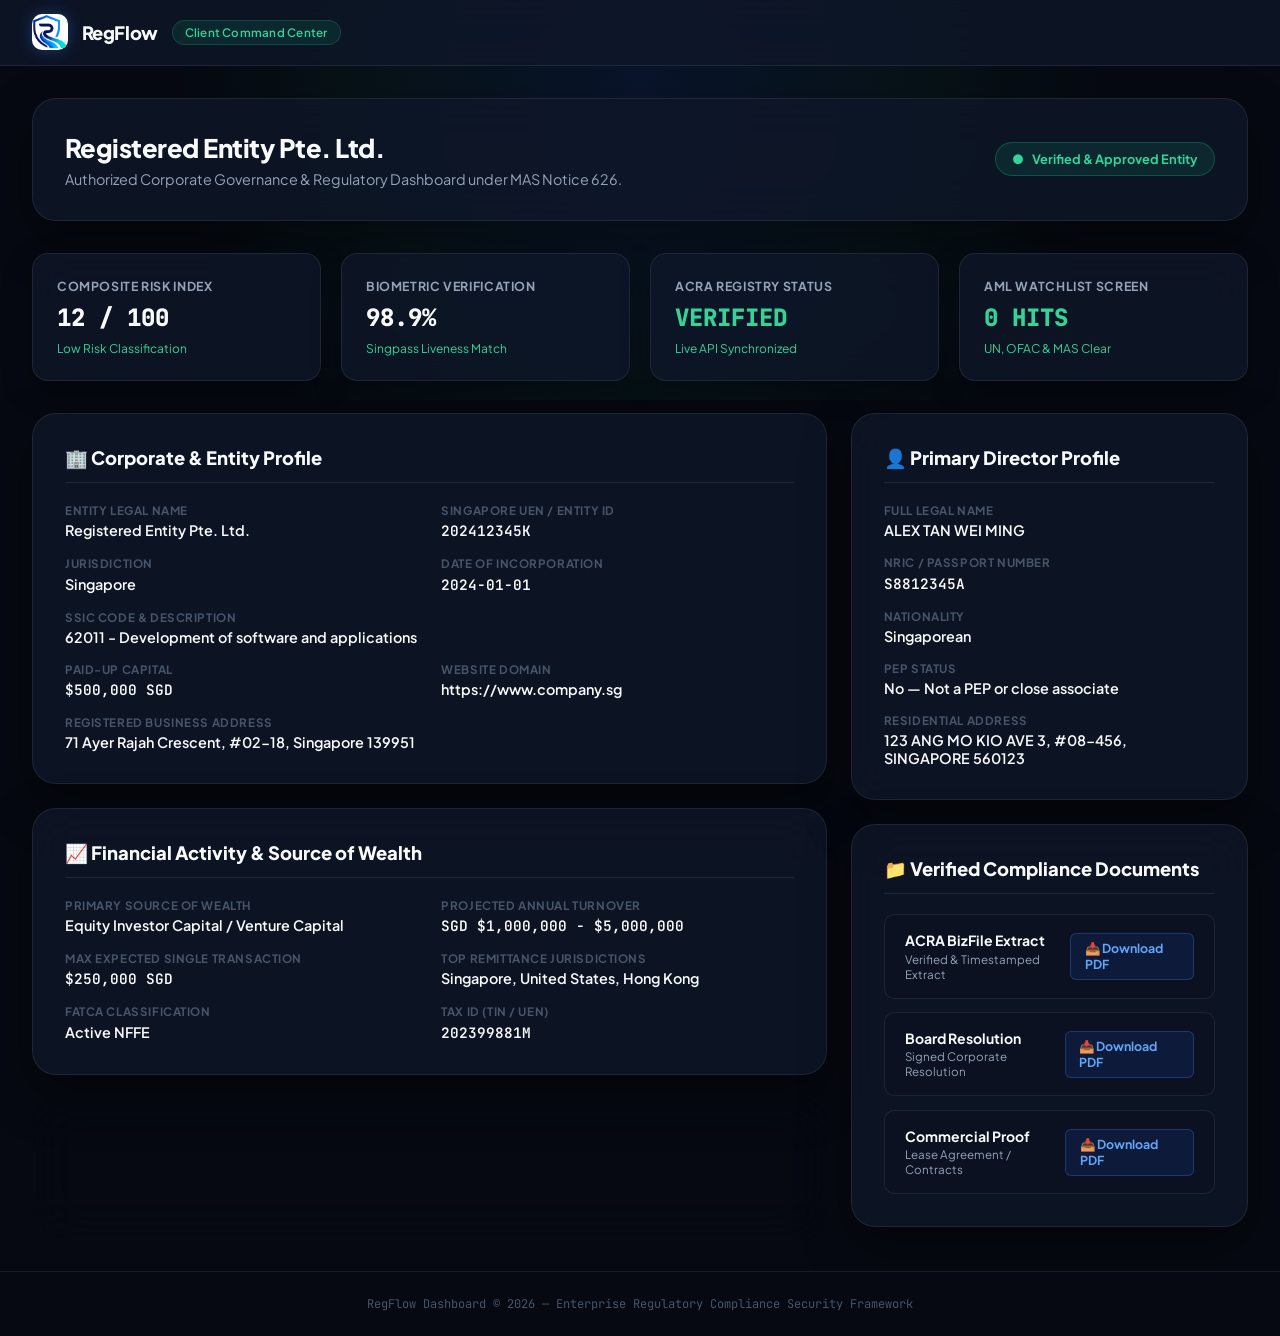
<file: dashboard.html>
<!DOCTYPE html>
<html lang="en">
<head>
  <meta charset="UTF-8" />
  <meta name="viewport" content="width=device-width, initial-scale=1.0" />
  <title>RegFlow | Corporate Dashboard & Analytics</title>
  
  <!-- FAVICON & TAB LOGO -->
  <link rel="icon" type="image/png" href="logo-only.png" id="dynamic-favicon">

  <link rel="preconnect" href="https://fonts.googleapis.com">
  <link rel="preconnect" href="https://fonts.gstatic.com" crossorigin>
  <link href="https://fonts.googleapis.com/css2?family=Plus+Jakarta+Sans:wght@300;400;500;600;700;800&family=JetBrains+Mono:ital,wght@0,400;0,500;0,700;1,400&display=swap" rel="stylesheet">
  
  <style>
    :root {
      /* Base Color Palette */
      --bg-slate-950: #060911;
      --bg-slate-900: #0b1120;
      --bg-slate-850: #111827;
      --bg-card-glass: rgba(15, 23, 42, 0.75);

      /* Borders & Accents */
      --border-subtle: rgba(255, 255, 255, 0.08);
      --border-bright: rgba(255, 255, 255, 0.15);
      --border-focus: rgba(59, 130, 246, 0.5);

      /* Primary Brand Tone (Blue) */
      --blue-primary: #2563eb;
      --blue-light: #60a5fa;
      --blue-glow: rgba(59, 130, 246, 0.35);
      --blue-alpha: rgba(37, 99, 235, 0.12);

      /* Status - Success (Emerald) */
      --emerald-primary: #059669;
      --emerald-light: #34d399;
      --emerald-glow: rgba(16, 185, 129, 0.35);
      --emerald-alpha: rgba(16, 185, 129, 0.12);

      /* Status - Warning (Amber) */
      --amber-primary: #d97706;
      --amber-light: #fbbf24;
      --amber-glow: rgba(245, 158, 11, 0.35);
      --amber-alpha: rgba(245, 158, 11, 0.12);

      /* Status - Danger (Rose / Red) */
      --rose-primary: #dc2626;
      --rose-light: #f87171;
      --rose-glow: rgba(239, 68, 68, 0.35);
      --rose-alpha: rgba(239, 68, 68, 0.12);

      /* Typography Colors */
      --text-main: #f8fafc;
      --text-muted: #94a3b8;
      --text-subtle: #475569;

      /* Radii */
      --radius-xl: 24px;
      --radius-lg: 16px;
      --radius-md: 10px;
      --radius-sm: 6px;

      /* Transitions */
      --easing-standard: cubic-bezier(0.16, 1, 0.3, 1);
      --transition-base: all 0.3s cubic-bezier(0.16, 1, 0.3, 1);
    }

    * {
      box-sizing: border-box;
      margin: 0;
      padding: 0;
      font-family: 'Plus Jakarta Sans', -apple-system, BlinkMacSystemFont, sans-serif;
      -webkit-font-smoothing: antialiased;
    }

    body {
      background-color: var(--bg-slate-950);
      color: var(--text-main);
      min-height: 100vh;
      display: flex;
      flex-direction: column;
      overflow-x: hidden;
      position: relative;
    }

    /* Ambient Lighting Layer */
    body::before {
      content: "";
      position: absolute;
      top: -200px;
      left: 50%;
      transform: translateX(-50%);
      width: 1000px;
      height: 600px;
      background: radial-gradient(circle, rgba(37, 99, 235, 0.12) 0%, rgba(16, 185, 129, 0.05) 50%, transparent 80%);
      pointer-events: none;
      z-index: 0;
    }

    .mono { font-family: 'JetBrains Mono', monospace; }

    /* Standard Header Navigation */
    header {
      background: var(--bg-card-glass);
      backdrop-filter: blur(20px);
      -webkit-backdrop-filter: blur(20px);
      border-bottom: 1px solid var(--border-subtle);
      padding: 0.9rem 2rem;
      display: flex;
      justify-content: space-between;
      align-items: center;
      position: sticky;
      top: 0;
      z-index: 100;
    }

    .brand-container {
      display: flex;
      align-items: center;
      gap: 0.85rem;
      cursor: pointer;
    }

    .brand-logo {
      width: 36px;
      height: 36px;
      background: #fff;
      border-radius: var(--radius-md);
      display: flex;
      align-items: center;
      justify-content: center;
      font-weight: 800;
      font-size: 1.15rem;
      color: #fff;
      box-shadow: 0 0 15px var(--blue-glow);
      overflow: hidden;
    }

    .brand-logo img {
      width: 100%;
      height: 100%;
      object-fit: cover;
    }

    .brand-name { 
      font-size: 1.15rem; 
      font-weight: 800; 
      letter-spacing: -0.02em; 
      color: var(--text-main); 
    }

    .brand-tag {
      background: var(--emerald-alpha);
      color: var(--emerald-light);
      border: 1px solid rgba(16, 185, 129, 0.25);
      padding: 0.25rem 0.75rem;
      border-radius: 20px;
      font-size: 0.725rem;
      font-weight: 600;
      letter-spacing: 0.02em;
    }

    .header-actions {
      display: flex;
      align-items: center;
      gap: 0.85rem;
    }

    .env-tag {
      font-size: 0.7rem;
      font-weight: 700;
      letter-spacing: 0.08em;
      color: var(--emerald-light);
      background: var(--emerald-alpha);
      border: 1px solid rgba(16, 185, 129, 0.25);
      padding: 0.25rem 0.65rem;
      border-radius: 20px;
      display: flex;
      align-items: center;
      gap: 0.4rem;
    }

    .env-dot {
      width: 6px;
      height: 6px;
      background: var(--emerald-light);
      border-radius: 50%;
      box-shadow: 0 0 8px var(--emerald-light);
    }

    /* Main Dashboard Layout */
    .dashboard-container {
      max-width: 1500px;
      margin: 2rem auto;
      padding: 0 2rem;
      width: 100%;
      z-index: 1;
      display: flex;
      flex-direction: column;
      gap: 2rem;
      flex: 1;
    }

    /* Welcome Banner */
    .welcome-banner {
      background: var(--bg-card-glass);
      backdrop-filter: blur(24px);
      border: 1px solid var(--border-subtle);
      border-radius: var(--radius-xl);
      padding: 2rem;
      display: flex;
      justify-content: space-between;
      align-items: center;
      box-shadow: 0 20px 50px rgba(0, 0, 0, 0.4);
    }

    .welcome-title {
      font-size: 1.6rem;
      font-weight: 800;
      letter-spacing: -0.02em;
      color: var(--text-main);
      margin-bottom: 0.4rem;
    }

    .welcome-subtitle {
      font-size: 0.9rem;
      color: var(--text-muted);
    }

    .status-pill {
      background: var(--emerald-alpha);
      border: 1px solid rgba(16, 185, 129, 0.3);
      color: var(--emerald-light);
      padding: 0.5rem 1rem;
      border-radius: 30px;
      font-size: 0.8rem;
      font-weight: 700;
      display: flex;
      align-items: center;
      gap: 0.5rem;
    }

    /* Metrics Grid */
    .metrics-row {
      display: grid;
      grid-template-columns: repeat(4, 1fr);
      gap: 1.25rem;
    }

    .metric-card {
      background: var(--bg-card-glass);
      backdrop-filter: blur(20px);
      border: 1px solid var(--border-subtle);
      border-radius: var(--radius-lg);
      padding: 1.5rem;
      box-shadow: 0 10px 30px rgba(0, 0, 0, 0.3);
      display: flex;
      flex-direction: column;
      gap: 0.5rem;
    }

    .metric-card-label {
      font-size: 0.775rem;
      font-weight: 700;
      text-transform: uppercase;
      letter-spacing: 0.05em;
      color: var(--text-muted);
    }

    .metric-card-value {
      font-size: 1.5rem;
      font-weight: 800;
      color: var(--text-main);
    }

    .metric-card-footer {
      font-size: 0.75rem;
      color: var(--emerald-light);
      display: flex;
      align-items: center;
      gap: 0.3rem;
    }

    /* Main Grid Panels */
    .dashboard-grid {
      display: grid;
      grid-template-columns: 2fr 1fr;
      gap: 1.5rem;
    }

    .dash-panel {
      background: var(--bg-card-glass);
      backdrop-filter: blur(24px);
      border: 1px solid var(--border-subtle);
      border-radius: var(--radius-xl);
      padding: 2rem;
      box-shadow: 0 20px 50px rgba(0, 0, 0, 0.4);
    }

    .dash-panel-title {
      font-size: 1.15rem;
      font-weight: 800;
      color: var(--text-main);
      margin-bottom: 1.25rem;
      display: flex;
      align-items: center;
      gap: 0.6rem;
      border-bottom: 1px solid var(--border-subtle);
      padding-bottom: 0.75rem;
    }

    /* Details List */
    .details-grid {
      display: grid;
      grid-template-columns: 1fr 1fr;
      gap: 1rem 1.5rem;
    }

    .detail-item {
      display: flex;
      flex-direction: column;
      gap: 0.2rem;
    }

    .detail-item.full {
      grid-column: span 2;
    }

    .detail-label {
      font-size: 0.725rem;
      text-transform: uppercase;
      letter-spacing: 0.05em;
      color: var(--text-subtle);
      font-weight: 700;
    }

    .detail-value {
      font-size: 0.9rem;
      font-weight: 600;
      color: var(--text-main);
      word-break: break-word;
    }

    /* Document List & Download Links */
    .doc-list {
      display: flex;
      flex-direction: column;
      gap: 0.85rem;
    }

    .doc-row {
      background: var(--bg-slate-900);
      border: 1px solid var(--border-subtle);
      padding: 1rem 1.25rem;
      border-radius: var(--radius-md);
      display: flex;
      justify-content: space-between;
      align-items: center;
      transition: var(--transition-base);
    }

    .doc-row:hover {
      border-color: var(--border-bright);
      background: var(--bg-slate-850);
    }

    .doc-info {
      display: flex;
      flex-direction: column;
      gap: 0.15rem;
    }

    .doc-name {
      font-size: 0.875rem;
      font-weight: 700;
      color: var(--text-main);
    }

    .doc-meta {
      font-size: 0.725rem;
      color: var(--text-muted);
    }

    .download-link {
      background: var(--blue-alpha);
      color: var(--blue-light);
      border: 1px solid rgba(59, 130, 246, 0.3);
      padding: 0.4rem 0.85rem;
      border-radius: var(--radius-sm);
      font-size: 0.775rem;
      font-weight: 700;
      text-decoration: none;
      display: inline-flex;
      align-items: center;
      gap: 0.35rem;
      transition: var(--transition-base);
    }

    .download-link:hover {
      background: var(--blue-primary);
      color: #fff;
    }

    /* UBO Table */
    .ubo-table {
      width: 100%;
      border-collapse: collapse;
      margin-top: 0.5rem;
      font-size: 0.85rem;
    }

    .ubo-table th {
      text-align: left;
      font-size: 0.725rem;
      text-transform: uppercase;
      letter-spacing: 0.05em;
      color: var(--text-subtle);
      padding: 0.5rem 0.75rem;
      border-bottom: 1px solid var(--border-subtle);
    }

    .ubo-table td {
      padding: 0.75rem;
      color: var(--text-main);
      border-bottom: 1px solid var(--border-subtle);
      font-weight: 500;
    }

    /* Back to onboarding button */
    .btn-back {
      background: transparent;
      border: 1px solid var(--border-subtle);
      color: var(--text-muted);
      padding: 0.6rem 1.25rem;
      border-radius: var(--radius-md);
      font-size: 0.85rem;
      font-weight: 600;
      cursor: pointer;
      transition: var(--transition-base);
      display: inline-flex;
      align-items: center;
      gap: 0.5rem;
      text-decoration: none;
    }

    .btn-back:hover {
      background: var(--bg-slate-850);
      color: var(--text-main);
      border-color: var(--border-bright);
    }

    footer {
      z-index: 2;
      padding: 1.5rem;
      text-align: center;
      font-size: 0.75rem;
      color: var(--text-subtle);
      border-top: 1px solid var(--border-subtle);
      background: var(--bg-slate-950);
      margin-top: auto;
    }

    /* Responsive */
    @media (max-width: 1024px) {
      .metrics-row { grid-template-columns: repeat(2, 1fr); }
      .dashboard-grid { grid-template-columns: 1fr; }
      .details-grid { grid-template-columns: 1fr; }
      .detail-item.full { grid-column: span 1; }
    }
  </style>
  <link rel="stylesheet" href="responsive.css">
</head>
<body>

  <!-- STANDARD HEADER -->
  <header>
    <div class="brand-container" onclick="window.location.href='index.html'">
      <div class="brand-logo">
        <img src="logo-only.png" alt="R" onerror="this.style.display='none'">
      </div>
      <div class="brand-name">RegFlow</div>
      <span class="brand-tag">Client Command Center</span>
    </div>
  </header>

  <!-- DASHBOARD CONTAINER -->
  <div class="dashboard-container">
    
    <!-- WELCOME BANNER -->
    <div class="welcome-banner">
      <div>
        <h1 class="welcome-title" id="dashCompanyName">Loading Entity Profile...</h1>
        <p class="welcome-subtitle">Authorized Corporate Governance & Regulatory Dashboard under MAS Notice 626.</p>
      </div>
      <div class="status-pill">
        <span>●</span> Verified & Approved Entity
      </div>
    </div>

    <!-- METRICS ROW -->
    <div class="metrics-row">
      <div class="metric-card">
        <span class="metric-card-label">Composite Risk Index</span>
        <span class="metric-card-value mono" id="dashScore">12 / 100</span>
        <span class="metric-card-footer">Low Risk Classification</span>
      </div>
      <div class="metric-card">
        <span class="metric-card-label">Biometric Verification</span>
        <span class="metric-card-value mono" id="dashBio">98.9%</span>
        <span class="metric-card-footer">Singpass Liveness Match</span>
      </div>
      <div class="metric-card">
        <span class="metric-card-label">ACRA Registry Status</span>
        <span class="metric-card-value mono" style="color: var(--emerald-light);" id="dashAcraStatus">VERIFIED</span>
        <span class="metric-card-footer">Live API Synchronized</span>
      </div>
      <div class="metric-card">
        <span class="metric-card-label">AML Watchlist Screen</span>
        <span class="metric-card-value mono" style="color: var(--emerald-light);">0 HITS</span>
        <span class="metric-card-footer">UN, OFAC & MAS Clear</span>
      </div>
    </div>

    <!-- MAIN DASHBOARD GRID -->
    <div class="dashboard-grid">
      
      <!-- LEFT COLUMN: Corporate & Financial Profile -->
      <div style="display: flex; flex-direction: column; gap: 1.5rem;">
        
        <!-- Corporate Profile Panel -->
        <div class="dash-panel">
          <h2 class="dash-panel-title">🏢 Corporate & Entity Profile</h2>
          <div class="details-grid">
            <div class="detail-item">
              <span class="detail-label">Entity Legal Name</span>
              <span class="detail-value" id="val-company">-</span>
            </div>
            <div class="detail-item">
              <span class="detail-label">Singapore UEN / Entity ID</span>
              <span class="detail-value mono" id="val-uen">-</span>
            </div>
            <div class="detail-item">
              <span class="detail-label">Jurisdiction</span>
              <span class="detail-value" id="val-country">-</span>
            </div>
            <div class="detail-item">
              <span class="detail-label">Date of Incorporation</span>
              <span class="detail-value mono" id="val-incdate">-</span>
            </div>
            <div class="detail-item full">
              <span class="detail-label">SSIC Code & Description</span>
              <span class="detail-value" id="val-ssic">-</span>
            </div>
            <div class="detail-item">
              <span class="detail-label">Paid-Up Capital</span>
              <span class="detail-value mono" id="val-capital">-</span>
            </div>
            <div class="detail-item">
              <span class="detail-label">Website Domain</span>
              <span class="detail-value" id="val-website">-</span>
            </div>
            <div class="detail-item full">
              <span class="detail-label">Registered Business Address</span>
              <span class="detail-value" id="val-address">-</span>
            </div>
          </div>
        </div>

        <!-- Financial & CDD Profile -->
        <div class="dash-panel">
          <h2 class="dash-panel-title">📈 Financial Activity & Source of Wealth</h2>
          <div class="details-grid">
            <div class="detail-item">
              <span class="detail-label">Primary Source of Wealth</span>
              <span class="detail-value" id="val-sow">-</span>
            </div>
            <div class="detail-item">
              <span class="detail-label">Projected Annual Turnover</span>
              <span class="detail-value mono" id="val-turnover">-</span>
            </div>
            <div class="detail-item">
              <span class="detail-label">Max Expected Single Transaction</span>
              <span class="detail-value mono" id="val-maxtx">-</span>
            </div>
            <div class="detail-item">
              <span class="detail-label">Top Remittance Jurisdictions</span>
              <span class="detail-value" id="val-remittance">-</span>
            </div>
            <div class="detail-item">
              <span class="detail-label">FATCA Classification</span>
              <span class="detail-value" id="val-fatca">-</span>
            </div>
            <div class="detail-item">
              <span class="detail-label">Tax ID (TIN / UEN)</span>
              <span class="detail-value mono" id="val-tin">-</span>
            </div>
          </div>
        </div>

        <!-- UBO Ownership Matrix -->
        <div class="dash-panel">
          <h2 class="dash-panel-title">👥 Ultimate Beneficial Ownership (UBO) Matrix</h2>
          <div id="dashUboContainer">
            <div class="detail-value" style="color: var(--text-muted); font-size: 0.85rem;">No UBOs declared.</div>
          </div>
        </div>

      </div>

      <!-- RIGHT COLUMN: Director Details & Verified Documents -->
      <div style="display: flex; flex-direction: column; gap: 1.5rem;">
        
        <!-- Director Details -->
        <div class="dash-panel">
          <h2 class="dash-panel-title">👤 Primary Director Profile</h2>
          <div class="details-grid" style="grid-template-columns: 1fr;">
            <div class="detail-item">
              <span class="detail-label">Full Legal Name</span>
              <span class="detail-value" id="val-dir-name">-</span>
            </div>
            <div class="detail-item">
              <span class="detail-label">NRIC / Passport Number</span>
              <span class="detail-value mono" id="val-dir-id">-</span>
            </div>
            <div class="detail-item">
              <span class="detail-label">Nationality</span>
              <span class="detail-value" id="val-dir-nationality">-</span>
            </div>
            <div class="detail-item">
              <span class="detail-label">PEP Status</span>
              <span class="detail-value" id="val-dir-pep">-</span>
            </div>
            <div class="detail-item">
              <span class="detail-label">Residential Address</span>
              <span class="detail-value" id="val-dir-address">-</span>
            </div>
          </div>
        </div>

        <!-- Verified Documents & Downloads -->
        <div class="dash-panel">
          <h2 class="dash-panel-title">📁 Verified Compliance Documents</h2>
          <div class="doc-list" id="dashDocList">
            <div class="doc-row">
              <div class="doc-info">
                <span class="doc-name" id="doc1-name">ACRA BizFile Extract</span>
                <span class="doc-meta">Verified & Timestamped Extract</span>
              </div>
              <span id="doc1-action">-</span>
            </div>
            <div class="doc-row">
              <div class="doc-info">
                <span class="doc-name" id="doc2-name">Board Resolution</span>
                <span class="doc-meta">Signed Corporate Resolution</span>
              </div>
              <span id="doc2-action">-</span>
            </div>
            <div class="doc-row">
              <div class="doc-info">
                <span class="doc-name" id="doc3-name">Commercial Proof</span>
                <span class="doc-meta">Lease Agreement / Contracts</span>
              </div>
              <span id="doc3-action">-</span>
            </div>
          </div>
        </div>

      </div>

    </div>

  </div>

  <!-- FOOTER -->
  <footer class="mono">
    RegFlow Dashboard &copy; 2026 — Enterprise Regulatory Compliance Security Framework
  </footer>

  <script>
    window.addEventListener('DOMContentLoaded', () => {
      loadDashboardData();
    });

    function loadDashboardData() {
      // 1. Corporate Profile
      const companyName = localStorage.getItem('regflow_inpCompany') || 'Registered Entity Pte. Ltd.';
      document.getElementById('dashCompanyName').innerText = companyName;
      document.getElementById('val-company').innerText = companyName;
      document.getElementById('val-uen').innerText = localStorage.getItem('regflow_inpUen') || '202412345K';
      document.getElementById('val-country').innerText = localStorage.getItem('regflow_selCountry') || 'Singapore';
      document.getElementById('val-incdate').innerText = localStorage.getItem('regflow_incDate') || '2024-01-01';
      document.getElementById('val-ssic').innerText = localStorage.getItem('regflow_selSsic') || '62011 - Development of software and applications';
      
      const capital = localStorage.getItem('regflow_inpCapital');
      document.getElementById('val-capital').innerText = capital ? `$${Number(capital).toLocaleString()} SGD` : '$500,000 SGD';
      document.getElementById('val-website').innerText = localStorage.getItem('regflow_inpWebsite') || 'https://www.company.sg';
      document.getElementById('val-address').innerText = localStorage.getItem('regflow_inpAddress') || '71 Ayer Rajah Crescent, #02-18, Singapore 139951';

      // 2. Director Details
      document.getElementById('val-dir-name').innerText = localStorage.getItem('regflow_inpName') || 'ALEX TAN WEI MING';
      document.getElementById('val-dir-id').innerText = localStorage.getItem('regflow_inpId') || 'S8812345A';
      document.getElementById('val-dir-nationality').innerText = localStorage.getItem('regflow_selNationality') || 'Singaporean';
      document.getElementById('val-dir-pep').innerText = localStorage.getItem('regflow_selPep') || 'No — Not a PEP or close associate';
      document.getElementById('val-dir-address').innerText = localStorage.getItem('regflow_inpResAddress') || '123 ANG MO KIO AVE 3, #08-456, SINGAPORE 560123';

      // 3. Financial Activity
      document.getElementById('val-sow').innerText = localStorage.getItem('regflow_selSow') || 'Equity Investor Capital / Venture Capital';
      document.getElementById('val-turnover').innerText = localStorage.getItem('regflow_selTurnover') || 'SGD $1,000,000 - $5,000,000';
      
      const maxTx = localStorage.getItem('regflow_inpMaxTx');
      document.getElementById('val-maxtx').innerText = maxTx ? `$${Number(maxTx).toLocaleString()} SGD` : '$250,000 SGD';
      document.getElementById('val-remittance').innerText = localStorage.getItem('regflow_inpRemittance') || 'Singapore, United States, Hong Kong';
      document.getElementById('val-fatca').innerText = localStorage.getItem('regflow_selFatca') || 'Active NFFE';
      document.getElementById('val-tin').innerText = localStorage.getItem('regflow_inpTin') || '202399881M';

      // 4. UBO Matrix
      const uboContainer = document.getElementById('dashUboContainer');
      const savedUbos = localStorage.getItem('regflow_ubos');
      if (savedUbos) {
        try {
          const ubos = JSON.parse(savedUbos);
          if (Array.isArray(ubos) && ubos.length > 0) {
            uboContainer.innerHTML = `
              <table class="ubo-table">
                <thead>
                  <tr>
                    <th>Beneficial Owner</th>
                    <th>Equity %</th>
                    <th>Tax Residence</th>
                    <th>PEP Status</th>
                  </tr>
                </thead>
                <tbody>
                  ${ubos.map(u => `
                    <tr>
                      <td style="font-weight: 700;">${u.name || 'N/A'}</td>
                      <td class="mono">${u.shares ? u.shares + '%' : 'N/A'}</td>
                      <td>${u.taxRes || 'N/A'}</td>
                      <td>${u.pep || 'N/A'}</td>
                    </tr>
                  `).join('')}
                </tbody>
              </table>
            `;
          }
        } catch(e) {
          console.error('Error loading UBOs on dashboard:', e);
        }
      }

      // 5. Documents & Download Links
      ['doc1', 'doc2', 'doc3'].forEach(docId => {
        const data = localStorage.getItem(`regflow_doc_data_${docId}`);
        const actionEl = document.getElementById(`${docId}-action`);
        
        // Retrieve custom filename if saved in onboarding or fallback to default labels
        let fileName = 'Document.pdf';
        if (docId === 'doc1') fileName = 'ACRA_BizFile_Extract.pdf';
        if (docId === 'doc2') fileName = 'Board_Resolution.pdf';
        if (docId === 'doc3') fileName = 'Commercial_Proof.pdf';

        if (data) {
          actionEl.innerHTML = `<a class="download-link" href="${data}" download="${fileName}">📥 Download PDF</a>`;
        } else {
          // Fallback demo blob if not explicitly uploaded in session
          const demoBlob = `[data-uri]`;
          actionEl.innerHTML = `<a class="download-link" href="${demoBlob}" download="${fileName}">📥 Download PDF</a>`;
        }
      });
    }
  </script>
</body>
</html>
</file>
<file: responsive.css>
/* Responsive-only enhancements. Desktop layout, colours, interactions and logic unchanged. */
@media (max-width: 1024px) {
  html { -webkit-text-size-adjust: 100%; }
  body { max-width: 100%; }
  body, main, section, article, .panel, .dash-panel, .table-card { min-width: 0; }
  img, svg, video { max-width: 100%; }
  input, select, textarea { max-width: 100%; min-width: 0; }
  .dashboard-container, .main-container { padding-left: 1.25rem; padding-right: 1.25rem; }
  .dashboard-grid { grid-template-columns: minmax(0,1fr); }
  .metrics-row { grid-template-columns: repeat(2,minmax(0,1fr)); }
  .table-container { overflow-x: auto; overscroll-behavior-x: contain; -webkit-overflow-scrolling: touch; }
  .table-container table { min-width: 760px; }
  .ubo-table { display: block; overflow-x: auto; -webkit-overflow-scrolling: touch; }
  .modal-wrapper { max-width: calc(100vw - 2rem); }
  .modal-body { max-height: 75dvh; overflow-y: auto; }
}
@media (max-width: 768px) {
  header { padding: 0.9rem 1rem; gap: 0.8rem; flex-wrap: wrap; }
  .brand-container, .header-actions { min-width: 0; }
  .brand-tag { max-width: 100%; }
  .header-actions { flex-wrap: wrap; justify-content: flex-start; }
  .dashboard-container, .main-container { margin-top: 1rem; margin-bottom: 1rem; padding-left: 1rem; padding-right: 1rem; gap: 1.1rem; }
  .dashboard-title-bar, .table-toolbar { flex-wrap: wrap; gap: 0.8rem; }
  .metrics-row, .metrics-grid { grid-template-columns: repeat(2,minmax(0,1fr)); gap: 0.75rem; }
  .metric-card { min-width: 0; }
  .details-grid, .info-grid { grid-template-columns: minmax(0,1fr); }
  .form-grid { grid-template-columns: minmax(0,1fr); }
  .app-layout { grid-template-columns: minmax(0,1fr); }
  .sidebar { padding: 1rem; }
  .workspace { min-width: 0; padding: 1rem; }
  .workflow-list { display: flex; overflow-x: auto; gap: 0.6rem; padding-bottom: 0.5rem; -webkit-overflow-scrolling: touch; }
  .workflow-item { flex: 0 0 auto; }
  .action-row { flex-wrap: wrap; gap: 0.65rem; }
  .action-row .btn { max-width: 100%; }
  .preview-grid { grid-template-columns: repeat(2,minmax(0,1fr)); }
  .options-grid { grid-template-columns: minmax(0,1fr); padding: 1rem; gap: 1rem; }
  .role-tile { padding: 1.25rem; }
  .portal-card { width: 100%; }
  .modal-overlay { padding: 0.75rem; }
  .modal-wrapper { width: 100%; max-width: 100%; max-height: 92dvh; overflow: hidden; }
  .modal-body { max-height: calc(92dvh - 90px); overflow-y: auto; }
  .filter-group { flex-wrap: wrap; }
  .search-box { min-width: 0; max-width: 100%; }
  .pagination-bar { flex-wrap: wrap; gap: 0.75rem; }
  footer { max-width: 100%; text-align: center; }
}
@media (max-width: 480px) {
  header { padding: 0.75rem; }
  .brand-name { font-size: 1rem; }
  .brand-tag { font-size: 0.65rem; }
  .dashboard-container, .main-container { padding-left: 0.75rem; padding-right: 0.75rem; }
  .metrics-row, .metrics-grid { grid-template-columns: minmax(0,1fr); }
  .dashboard-grid, .details-grid, .info-grid, .form-grid, .preview-grid { grid-template-columns: minmax(0,1fr); }
  .workspace { padding: 0.75rem; }
  .panel, .dash-panel, .table-card { max-width: 100%; }
  .action-row > button, .action-row > .btn { flex: 1 1 auto; }
  .portal-card .options-grid { padding: 0.75rem; }
  .role-tile { padding: 1rem; }
  .table-toolbar { padding: 0.8rem; }
  .modal-header, .modal-body { padding-left: 0.85rem; padding-right: 0.85rem; }
  .top-nav { gap: 0.75rem; flex-wrap: wrap; }
}
</file>
